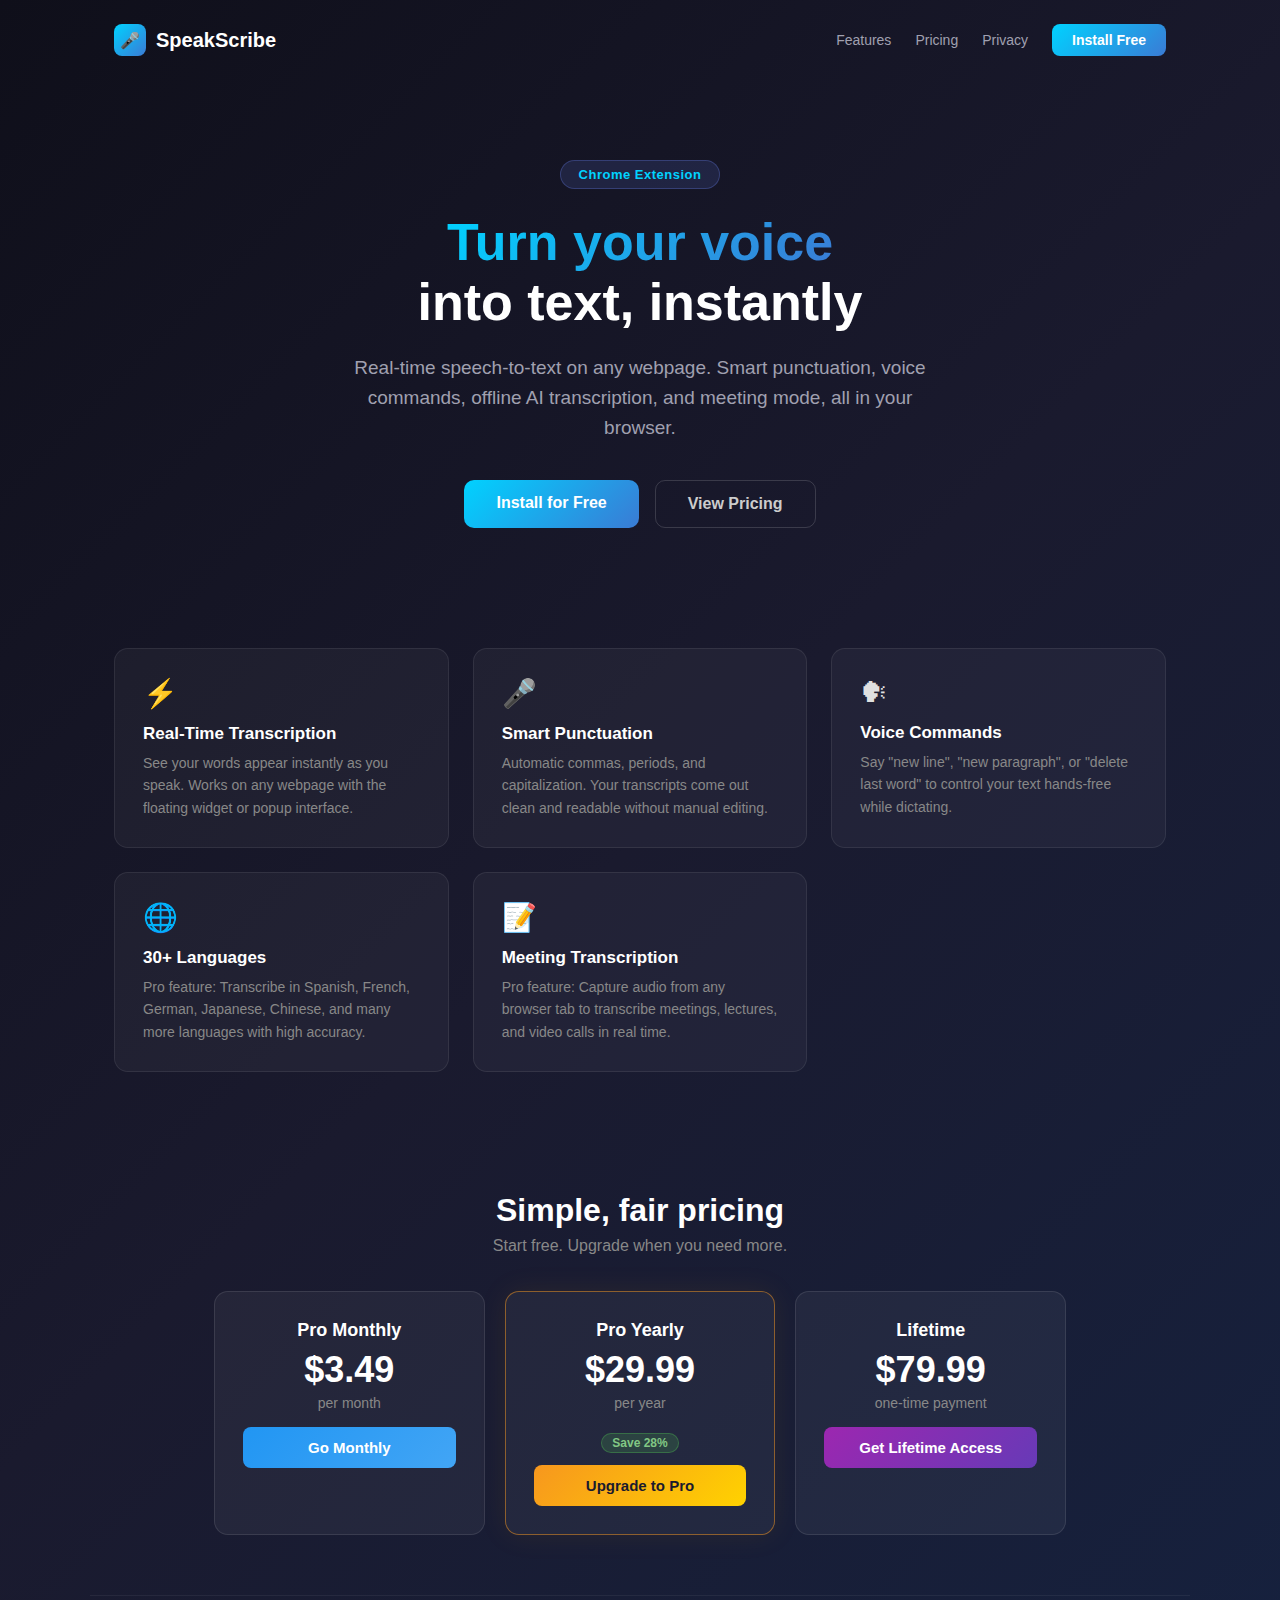
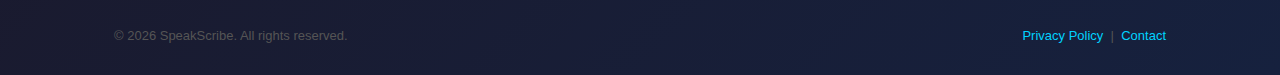
<file: docs/index.html>
<!DOCTYPE html>
<html lang="en">
<head>
  <meta charset="UTF-8">
  <meta name="viewport" content="width=device-width, initial-scale=1.0">
  <title>SpeakScribe - Live Speech to Text Chrome Extension</title>
  <style>
    * { margin: 0; padding: 0; box-sizing: border-box; }
    body {
      font-family: -apple-system, BlinkMacSystemFont, 'Segoe UI', Roboto, sans-serif;
      background: linear-gradient(135deg, #0f0f1a 0%, #1a1a2e 50%, #16213e 100%);
      color: #e0e0e0;
      min-height: 100vh;
    }

    /* Nav */
    nav {
      display: flex;
      justify-content: space-between;
      align-items: center;
      max-width: 1100px;
      margin: 0 auto;
      padding: 24px;
    }
    .nav-brand {
      display: flex;
      align-items: center;
      gap: 10px;
      font-size: 20px;
      font-weight: 700;
      color: #fff;
      text-decoration: none;
    }
    .nav-brand .logo {
      width: 32px; height: 32px;
      background: linear-gradient(135deg, #00d2ff 0%, #3a7bd5 100%);
      border-radius: 8px;
      display: flex; align-items: center; justify-content: center;
      font-size: 16px;
    }
    .nav-links { display: flex; gap: 24px; align-items: center; }
    .nav-links a {
      color: #a0a0b0;
      text-decoration: none;
      font-size: 14px;
      transition: color 0.2s;
    }
    .nav-links a:hover { color: #fff; }
    .nav-cta {
      padding: 8px 20px;
      background: linear-gradient(135deg, #00d2ff 0%, #3a7bd5 100%);
      border-radius: 8px;
      color: #fff !important;
      font-weight: 600;
      font-size: 14px !important;
    }
    .nav-cta:hover { opacity: 0.9; }

    /* Hero */
    .hero {
      max-width: 1100px;
      margin: 0 auto;
      padding: 80px 24px 60px;
      text-align: center;
    }
    .hero-badge {
      display: inline-block;
      background: rgba(102, 126, 234, 0.15);
      border: 1px solid rgba(102, 126, 234, 0.3);
      color: #00d2ff;
      padding: 6px 18px;
      border-radius: 24px;
      font-size: 13px;
      font-weight: 600;
      margin-bottom: 24px;
      letter-spacing: 0.5px;
    }
    .hero h1 {
      font-size: 52px;
      font-weight: 800;
      color: #fff;
      line-height: 1.15;
      margin-bottom: 20px;
    }
    .hero h1 .gradient {
      background: linear-gradient(135deg, #00d2ff, #3a7bd5);
      -webkit-background-clip: text;
      -webkit-text-fill-color: transparent;
    }
    .hero p {
      font-size: 19px;
      color: #a0a0b0;
      max-width: 600px;
      margin: 0 auto 36px;
      line-height: 1.6;
    }
    .hero-buttons {
      display: flex;
      justify-content: center;
      gap: 16px;
      flex-wrap: wrap;
    }
    .btn-primary {
      display: inline-block;
      padding: 14px 32px;
      background: linear-gradient(135deg, #00d2ff 0%, #3a7bd5 100%);
      color: #fff;
      font-size: 16px;
      font-weight: 700;
      border-radius: 10px;
      text-decoration: none;
      transition: all 0.2s;
    }
    .btn-primary:hover { opacity: 0.9; transform: translateY(-1px); }
    .btn-secondary {
      display: inline-block;
      padding: 14px 32px;
      border: 1px solid rgba(255,255,255,0.15);
      color: #ccc;
      font-size: 16px;
      font-weight: 600;
      border-radius: 10px;
      text-decoration: none;
      transition: all 0.2s;
    }
    .btn-secondary:hover { border-color: rgba(255,255,255,0.3); color: #fff; }

    /* Features */
    .features {
      max-width: 1100px;
      margin: 0 auto;
      padding: 60px 24px;
      display: grid;
      grid-template-columns: repeat(3, 1fr);
      gap: 24px;
    }
    @media (max-width: 768px) {
      .features { grid-template-columns: 1fr; }
      .hero h1 { font-size: 36px; }
    }
    .feature-card {
      background: rgba(255, 255, 255, 0.04);
      border: 1px solid rgba(255, 255, 255, 0.08);
      border-radius: 14px;
      padding: 28px;
    }
    .feature-card .icon {
      font-size: 28px;
      margin-bottom: 14px;
    }
    .feature-card h3 {
      font-size: 17px;
      color: #fff;
      margin-bottom: 8px;
    }
    .feature-card p {
      font-size: 14px;
      color: #888;
      line-height: 1.6;
    }

    /* Pricing */
    .pricing {
      max-width: 900px;
      margin: 0 auto;
      padding: 60px 24px;
      text-align: center;
    }
    .pricing h2 {
      font-size: 32px;
      color: #fff;
      margin-bottom: 8px;
    }
    .pricing .subtitle {
      font-size: 16px;
      color: #888;
      margin-bottom: 36px;
    }
    .pricing-grid {
      display: grid;
      grid-template-columns: repeat(3, 1fr);
      gap: 20px;
    }
    @media (max-width: 768px) {
      .pricing-grid { grid-template-columns: 1fr; }
    }
    .price-card {
      background: rgba(255, 255, 255, 0.05);
      border: 1px solid rgba(255, 255, 255, 0.1);
      border-radius: 14px;
      padding: 28px;
    }
    .price-card.featured {
      border-color: rgba(247, 151, 30, 0.5);
      box-shadow: 0 0 30px rgba(247, 151, 30, 0.08);
    }
    .price-card h3 {
      font-size: 18px;
      color: #fff;
      margin-bottom: 4px;
    }
    .price-card .price {
      font-size: 36px;
      font-weight: 800;
      color: #fff;
      margin: 8px 0 4px;
    }
    .price-card .period {
      font-size: 14px;
      color: #888;
      margin-bottom: 16px;
    }
    .price-card .price-btn {
      display: block;
      padding: 12px;
      border-radius: 8px;
      text-decoration: none;
      font-weight: 700;
      font-size: 15px;
      transition: all 0.2s;
    }
    .price-btn-monthly { background: linear-gradient(135deg, #2196f3, #42a5f5); color: #fff; }
    .price-btn-yearly { background: linear-gradient(135deg, #f7971e, #ffd200); color: #1a1a2e; }
    .price-btn-lifetime { background: linear-gradient(135deg, #9c27b0, #673ab7); color: #fff; }
    .price-card .price-btn:hover { opacity: 0.9; }
    .savings {
      display: inline-block;
      margin-top: 6px;
      padding: 2px 10px;
      font-size: 12px;
      font-weight: 700;
      background: rgba(76, 175, 80, 0.2);
      border: 1px solid rgba(76, 175, 80, 0.4);
      border-radius: 12px;
      color: #81c784;
    }

    /* Footer */
    footer {
      max-width: 1100px;
      margin: 0 auto;
      padding: 32px 24px;
      border-top: 1px solid rgba(255, 255, 255, 0.06);
      display: flex;
      justify-content: space-between;
      align-items: center;
      font-size: 13px;
      color: #555;
    }
    footer a { color: #00d2ff; text-decoration: none; }
    footer a:hover { text-decoration: underline; }
  </style>
</head>
<body>

  <nav>
    <a href="index.html" class="nav-brand">
      <div class="logo">&#127908;</div>
      SpeakScribe
    </a>
    <div class="nav-links">
      <a href="#features">Features</a>
      <a href="#pricing">Pricing</a>
      <a href="privacy.html">Privacy</a>
      <a href="#install" class="nav-cta">Install Free</a>
    </div>
  </nav>

  <section class="hero">
    <div class="hero-badge">Chrome Extension</div>
    <h1><span class="gradient">Turn your voice</span><br>into text, instantly</h1>
    <p>Real-time speech-to-text on any webpage. Smart punctuation, voice commands, offline AI transcription, and meeting mode, all in your browser.</p>
    <div class="hero-buttons">
      <a href="#install" class="btn-primary" id="install">Install for Free</a>
      <a href="#pricing" class="btn-secondary">View Pricing</a>
    </div>
  </section>

  <section class="features" id="features">
    <div class="feature-card">
      <div class="icon">&#9889;</div>
      <h3>Real-Time Transcription</h3>
      <p>See your words appear instantly as you speak. Works on any webpage with the floating widget or popup interface.</p>
    </div>
    <div class="feature-card">
      <div class="icon">&#127908;</div>
      <h3>Smart Punctuation</h3>
      <p>Automatic commas, periods, and capitalization. Your transcripts come out clean and readable without manual editing.</p>
    </div>
    <div class="feature-card">
      <div class="icon">&#128483;</div>
      <h3>Voice Commands</h3>
      <p>Say "new line", "new paragraph", or "delete last word" to control your text hands-free while dictating.</p>
    </div>
    <div class="feature-card">
      <div class="icon">&#127760;</div>
      <h3>30+ Languages</h3>
      <p>Pro feature: Transcribe in Spanish, French, German, Japanese, Chinese, and many more languages with high accuracy.</p>
    </div>
    <div class="feature-card">
      <div class="icon">&#128221;</div>
      <h3>Meeting Transcription</h3>
      <p>Pro feature: Capture audio from any browser tab to transcribe meetings, lectures, and video calls in real time.</p>
    </div>
  </section>

  <section class="pricing" id="pricing">
    <h2>Simple, fair pricing</h2>
    <p class="subtitle">Start free. Upgrade when you need more.</p>
    <div class="pricing-grid">
      <div class="price-card">
        <h3>Pro Monthly</h3>
        <div class="price">$3.49</div>
        <div class="period">per month</div>
        <a href="https://speakscribe.lemonsqueezy.com/checkout/buy/caede629-71b8-4439-a967-6b20a0411661" class="price-btn price-btn-monthly">Go Monthly</a>
      </div>
      <div class="price-card featured">
        <h3>Pro Yearly</h3>
        <div class="price">$29.99</div>
        <div class="period">per year</div>
        <div class="savings">Save 28%</div>
        <a href="https://speakscribe.lemonsqueezy.com/checkout/buy/6800dbe9-ff67-4f18-a9df-76d74048ae7d" class="price-btn price-btn-yearly" style="margin-top:12px;">Upgrade to Pro</a>
      </div>
      <div class="price-card">
        <h3>Lifetime</h3>
        <div class="price">$79.99</div>
        <div class="period">one-time payment</div>
        <a href="https://speakscribe.lemonsqueezy.com/checkout/buy/a1d8e1ff-2b0e-4294-86a8-1507619f804e" class="price-btn price-btn-lifetime">Get Lifetime Access</a>
      </div>
    </div>
  </section>

  <footer>
    <span>&copy; 2026 SpeakScribe. All rights reserved.</span>
    <div>
      <a href="privacy.html">Privacy Policy</a> &nbsp;|&nbsp;
      <a href="mailto:bertrandmbanwi@gmail.com">Contact</a>
    </div>
  </footer>

</body>
</html>
</file>
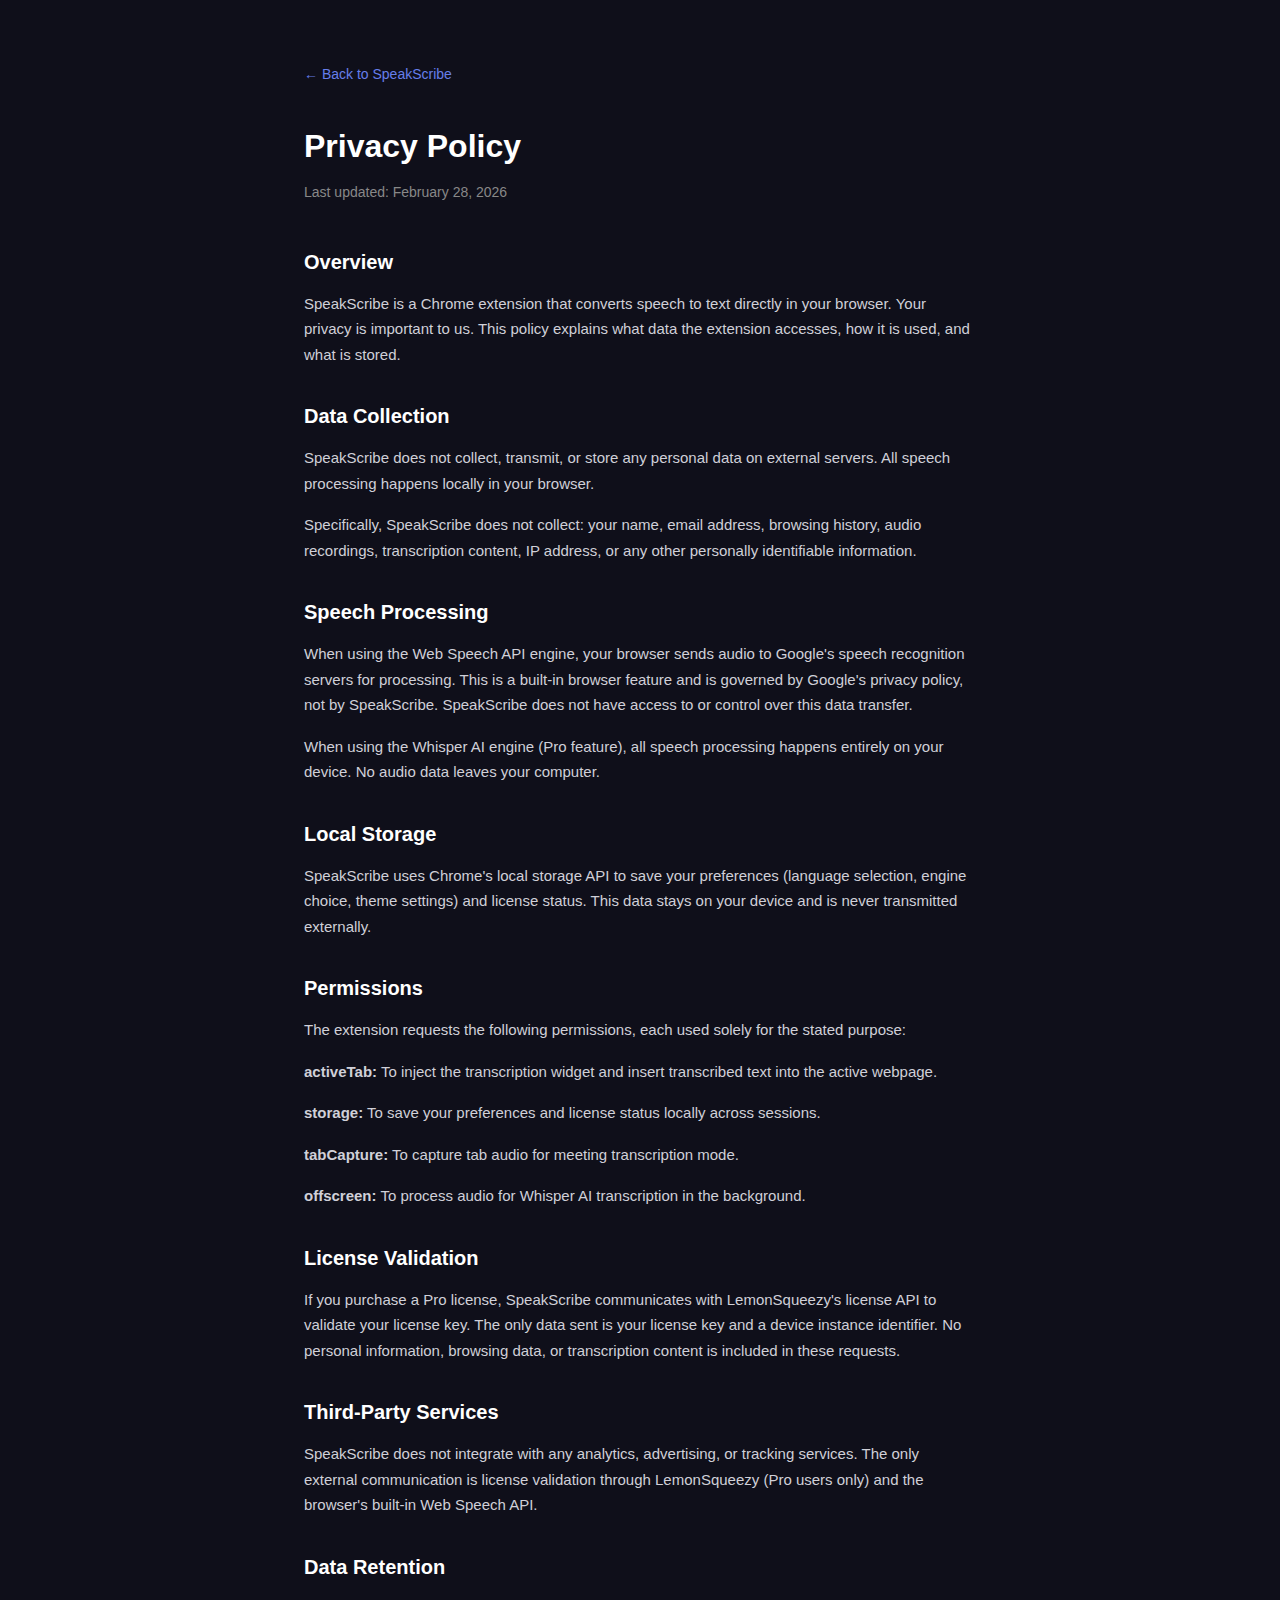
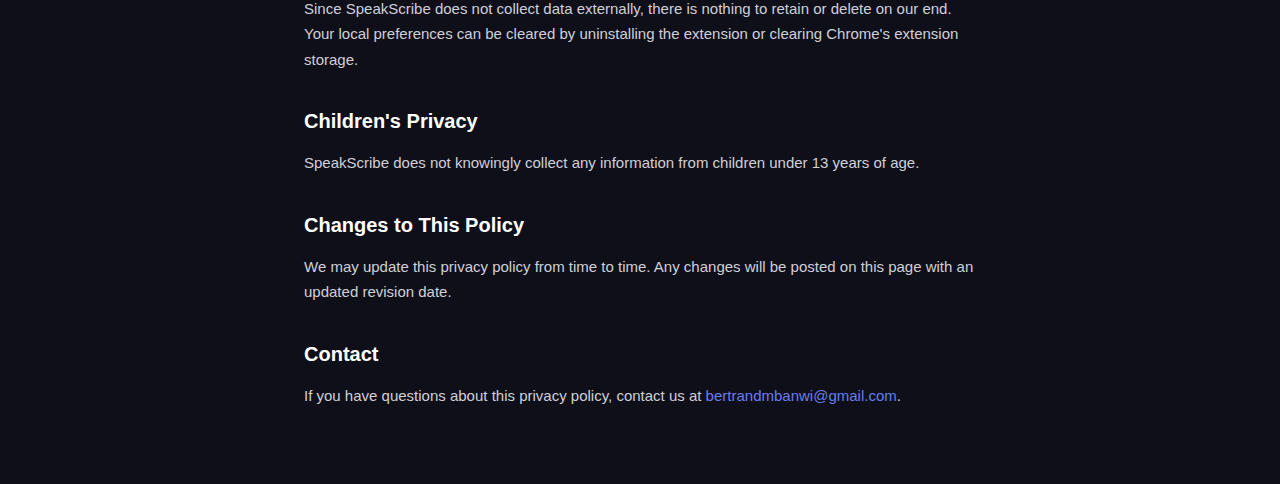
<file: docs/privacy.html>
<!DOCTYPE html>
<html lang="en">
<head>
  <meta charset="UTF-8">
  <meta name="viewport" content="width=device-width, initial-scale=1.0">
  <title>Privacy Policy - SpeakScribe</title>
  <style>
    * { margin: 0; padding: 0; box-sizing: border-box; }
    body {
      font-family: -apple-system, BlinkMacSystemFont, 'Segoe UI', Roboto, sans-serif;
      background: #0f0f1a;
      color: #d0d0d8;
      line-height: 1.7;
    }
    .container {
      max-width: 720px;
      margin: 0 auto;
      padding: 60px 24px;
    }
    h1 {
      font-size: 32px;
      font-weight: 700;
      color: #fff;
      margin-bottom: 8px;
    }
    .last-updated {
      font-size: 14px;
      color: #888;
      margin-bottom: 40px;
    }
    h2 {
      font-size: 20px;
      font-weight: 600;
      color: #fff;
      margin-top: 32px;
      margin-bottom: 12px;
    }
    p {
      margin-bottom: 16px;
      font-size: 15px;
    }
    a {
      color: #667eea;
      text-decoration: none;
    }
    a:hover {
      text-decoration: underline;
    }
    .back-link {
      display: inline-block;
      margin-bottom: 32px;
      font-size: 14px;
      color: #667eea;
    }
  </style>
</head>
<body>
  <div class="container">
    <a href="index.html" class="back-link">&larr; Back to SpeakScribe</a>
    <h1>Privacy Policy</h1>
    <p class="last-updated">Last updated: February 28, 2026</p>

    <h2>Overview</h2>
    <p>SpeakScribe is a Chrome extension that converts speech to text directly in your browser. Your privacy is important to us. This policy explains what data the extension accesses, how it is used, and what is stored.</p>

    <h2>Data Collection</h2>
    <p>SpeakScribe does not collect, transmit, or store any personal data on external servers. All speech processing happens locally in your browser.</p>
    <p>Specifically, SpeakScribe does not collect: your name, email address, browsing history, audio recordings, transcription content, IP address, or any other personally identifiable information.</p>

    <h2>Speech Processing</h2>
    <p>When using the Web Speech API engine, your browser sends audio to Google's speech recognition servers for processing. This is a built-in browser feature and is governed by Google's privacy policy, not by SpeakScribe. SpeakScribe does not have access to or control over this data transfer.</p>
    <p>When using the Whisper AI engine (Pro feature), all speech processing happens entirely on your device. No audio data leaves your computer.</p>

    <h2>Local Storage</h2>
    <p>SpeakScribe uses Chrome's local storage API to save your preferences (language selection, engine choice, theme settings) and license status. This data stays on your device and is never transmitted externally.</p>

    <h2>Permissions</h2>
    <p>The extension requests the following permissions, each used solely for the stated purpose:</p>
    <p><strong>activeTab:</strong> To inject the transcription widget and insert transcribed text into the active webpage.</p>
    <p><strong>storage:</strong> To save your preferences and license status locally across sessions.</p>
    <p><strong>tabCapture:</strong> To capture tab audio for meeting transcription mode.</p>
    <p><strong>offscreen:</strong> To process audio for Whisper AI transcription in the background.</p>

    <h2>License Validation</h2>
    <p>If you purchase a Pro license, SpeakScribe communicates with LemonSqueezy's license API to validate your license key. The only data sent is your license key and a device instance identifier. No personal information, browsing data, or transcription content is included in these requests.</p>

    <h2>Third-Party Services</h2>
    <p>SpeakScribe does not integrate with any analytics, advertising, or tracking services. The only external communication is license validation through LemonSqueezy (Pro users only) and the browser's built-in Web Speech API.</p>

    <h2>Data Retention</h2>
    <p>Since SpeakScribe does not collect data externally, there is nothing to retain or delete on our end. Your local preferences can be cleared by uninstalling the extension or clearing Chrome's extension storage.</p>

    <h2>Children's Privacy</h2>
    <p>SpeakScribe does not knowingly collect any information from children under 13 years of age.</p>

    <h2>Changes to This Policy</h2>
    <p>We may update this privacy policy from time to time. Any changes will be posted on this page with an updated revision date.</p>

    <h2>Contact</h2>
    <p>If you have questions about this privacy policy, contact us at <a href="mailto:bertrandmbanwi@gmail.com">bertrandmbanwi@gmail.com</a>.</p>
  </div>
</body>
</html>
</file>
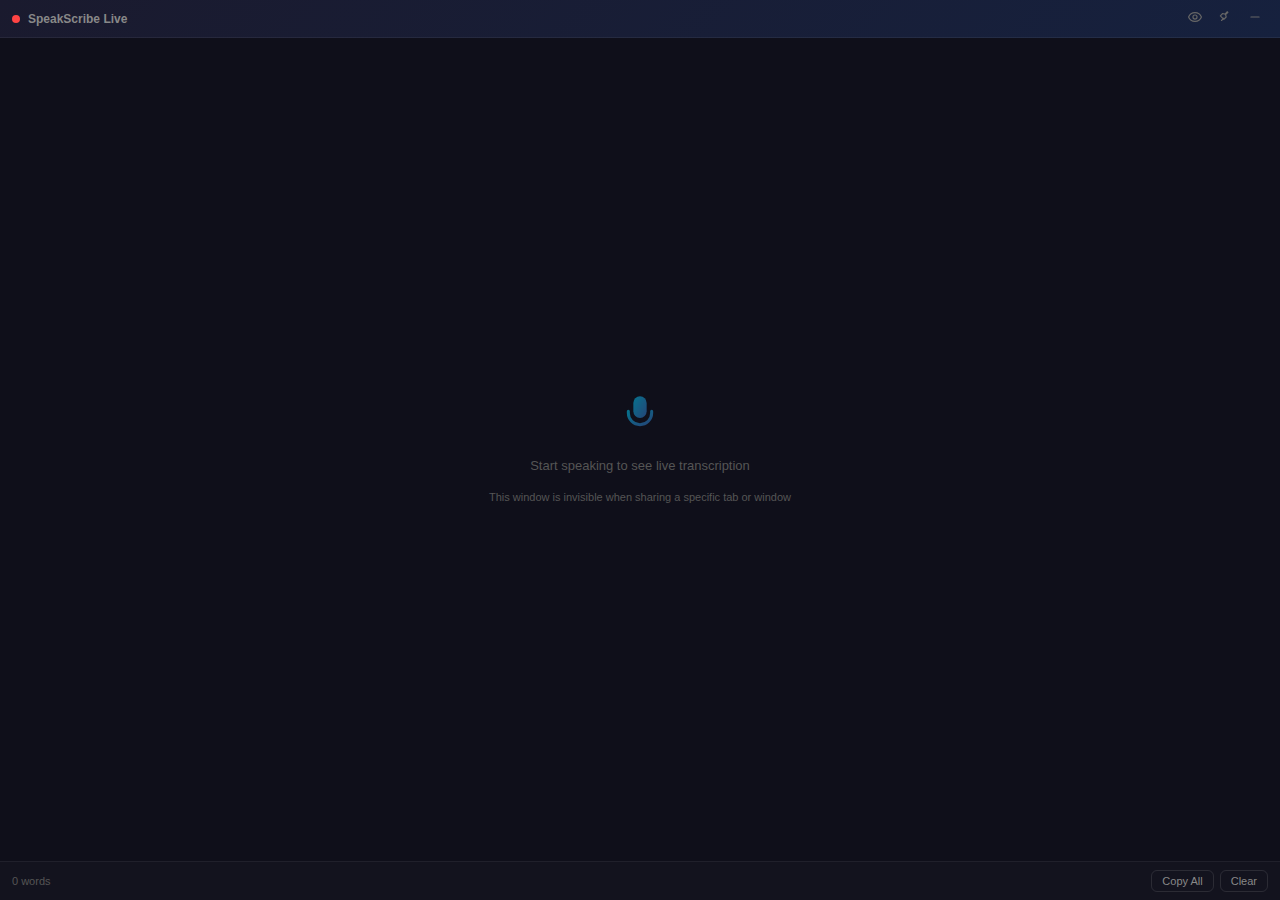
<file: pages/floating.html>
<!DOCTYPE html>
<html lang="en">
<head>
  <meta charset="UTF-8">
  <meta name="viewport" content="width=device-width, initial-scale=1.0">
  <title>SpeakScribe - Live Transcript</title>
  <link rel="stylesheet" href="../css/floating.css">
</head>
<body>
  
  <div class="titlebar">
    <div class="titlebar-left">
      <div class="titlebar-dot" id="statusDot"></div>
      <span class="titlebar-title">SpeakScribe Live</span>
    </div>
    <div class="titlebar-controls">
      <button class="titlebar-btn" id="opacityBtn" title="Toggle opacity">
        <svg width="14" height="14" viewBox="0 0 24 24" fill="none" xmlns="http://www.w3.org/2000/svg">
          <path d="M12 4.5C7 4.5 2.7 7.6 1 12c1.7 4.4 6 7.5 11 7.5s9.3-3.1 11-7.5c-1.7-4.4-6-7.5-11-7.5z" stroke="currentColor" stroke-width="2" fill="none"/>
          <circle cx="12" cy="12" r="3.5" stroke="currentColor" stroke-width="2" fill="none"/>
        </svg>
      </button>
      <button class="titlebar-btn" id="pinBtn" title="Always on top">
        <svg width="14" height="14" viewBox="0 0 24 24" fill="none" xmlns="http://www.w3.org/2000/svg">
          <path d="M16 3l-4 4-4-1-4 4 6 6 4-4-1-4 4-4-1-1z" stroke="currentColor" stroke-width="2" stroke-linejoin="round" fill="none"/>
          <line x1="6" y1="18" x2="10" y2="14" stroke="currentColor" stroke-width="2" stroke-linecap="round"/>
        </svg>
      </button>
      <button class="titlebar-btn" id="minimizeBtn" title="Minimize">
        <svg width="14" height="14" viewBox="0 0 24 24" fill="none" xmlns="http://www.w3.org/2000/svg">
          <line x1="5" y1="12" x2="19" y2="12" stroke="currentColor" stroke-width="2" stroke-linecap="round"/>
        </svg>
      </button>
    </div>
  </div>

  
  <div class="transcript-area" id="transcriptArea">
    <div class="empty-state" id="emptyState">
      <div class="icon">
        <svg width="40" height="40" viewBox="0 0 24 24" fill="none" xmlns="http://www.w3.org/2000/svg">
          <defs><linearGradient id="teal" x1="0%" y1="0%" x2="100%" y2="100%"><stop offset="0%" stop-color="#00d2ff"/><stop offset="100%" stop-color="#3a7bd5"/></linearGradient></defs>
          <rect x="8" y="2" width="8" height="13" rx="4" fill="url(#teal)"/>
          <path d="M5 11v1a7 7 0 0 0 14 0v-1" stroke="url(#teal)" stroke-width="1.8" stroke-linecap="round"/>
          <line x1="12" y1="19" x2="12" y2="22" stroke="url(#teal)" stroke-width="1.8" stroke-linecap="round"/>
          <line x1="9" y1="22" x2="15" y2="22" stroke="url(#teal)" stroke-width="1.8" stroke-linecap="round"/>
        </svg>
      </div>
      <div>Start speaking to see live transcription</div>
      <div style="font-size: 11px; margin-top: 4px;">This window is invisible when sharing a specific tab or window</div>
    </div>
  </div>

  
  <div class="bottom-bar">
    <div class="word-count" id="wordCount">0 words</div>
    <div class="bottom-actions">
      <button class="bottom-btn" id="copyAllBtn">Copy All</button>
      <button class="bottom-btn" id="clearAllBtn">Clear</button>
    </div>
  </div>

  <script src="../js/floating.js"></script>
</body>
</html>
</file>
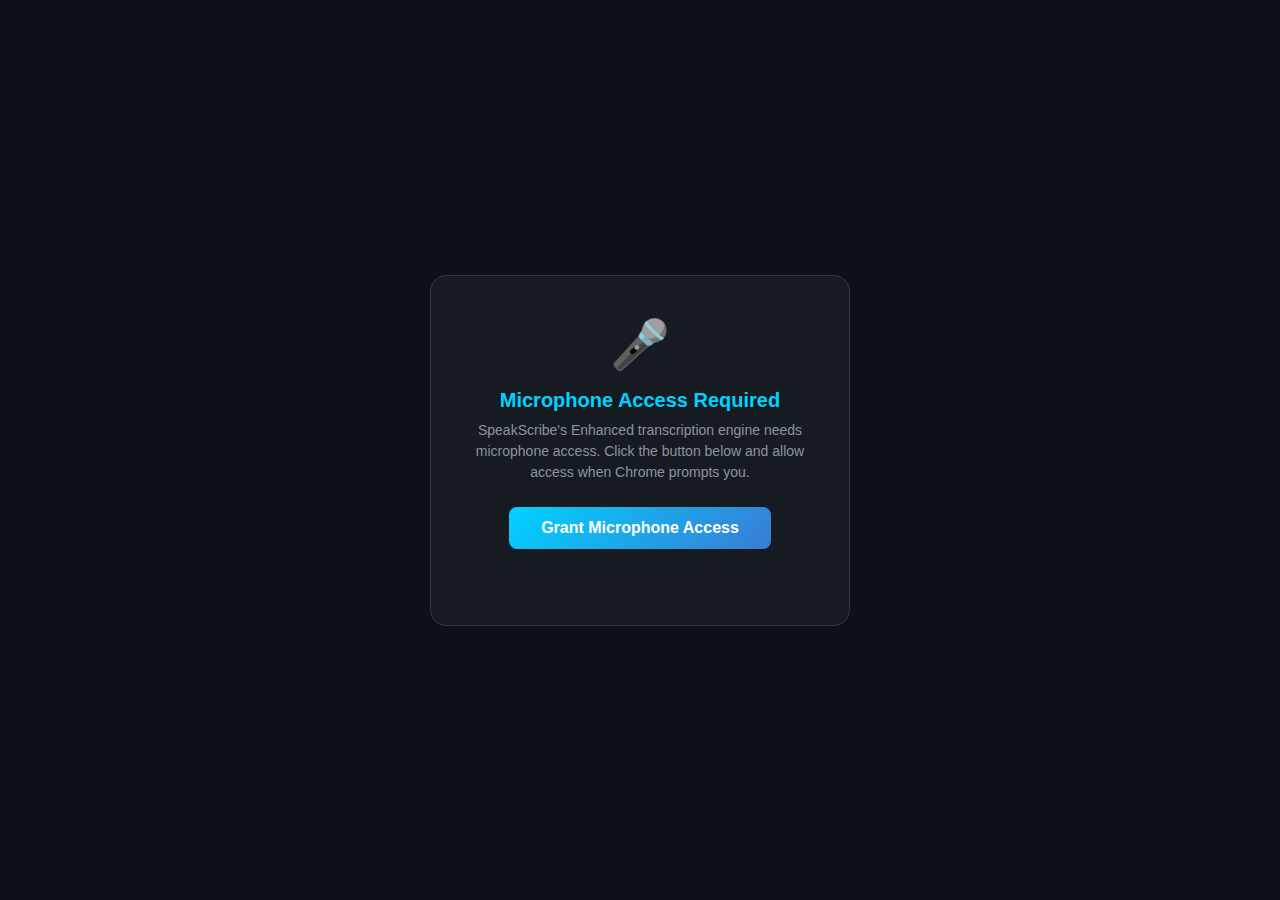
<file: pages/mic-permission.html>
<!DOCTYPE html>
<html lang="en">
<head>
  <meta charset="UTF-8">
  <title>SpeakScribe - Grant Microphone Access</title>
  <style>
    * { margin: 0; padding: 0; box-sizing: border-box; }
    body {
      font-family: -apple-system, BlinkMacSystemFont, 'Segoe UI', Roboto, sans-serif;
      background: #0d1117;
      color: #e6edf3;
      display: flex;
      justify-content: center;
      align-items: center;
      height: 100vh;
    }
    .container {
      text-align: center;
      max-width: 420px;
      padding: 40px;
      background: #161b22;
      border-radius: 16px;
      border: 1px solid #30363d;
    }
    .icon { font-size: 48px; margin-bottom: 16px; }
    h1 { font-size: 20px; margin-bottom: 8px; color: #00d2ff; }
    p { font-size: 14px; color: #8b949e; margin-bottom: 24px; line-height: 1.5; }
    .btn {
      background: linear-gradient(135deg, #00d2ff, #3a7bd5);
      color: #fff;
      border: none;
      padding: 12px 32px;
      border-radius: 8px;
      font-size: 16px;
      font-weight: 600;
      cursor: pointer;
      transition: opacity 0.2s;
    }
    .btn:hover { opacity: 0.9; }
    .btn:disabled { opacity: 0.5; cursor: not-allowed; }
    .status {
      margin-top: 16px;
      font-size: 13px;
      color: #8b949e;
      min-height: 20px;
    }
    .status.success { color: #3fb950; }
    .status.error { color: #f85149; }
  </style>
</head>
<body>
  <div class="container">
    <div class="icon">&#127908;</div>
    <h1>Microphone Access Required</h1>
    <p>SpeakScribe's Enhanced transcription engine needs microphone access. Click the button below and allow access when Chrome prompts you.</p>
    <button class="btn" id="grantBtn">Grant Microphone Access</button>
    <div class="status" id="status"></div>
  </div>
  <script src="../js/mic-permission.js"></script>
</body>
</html>
</file>
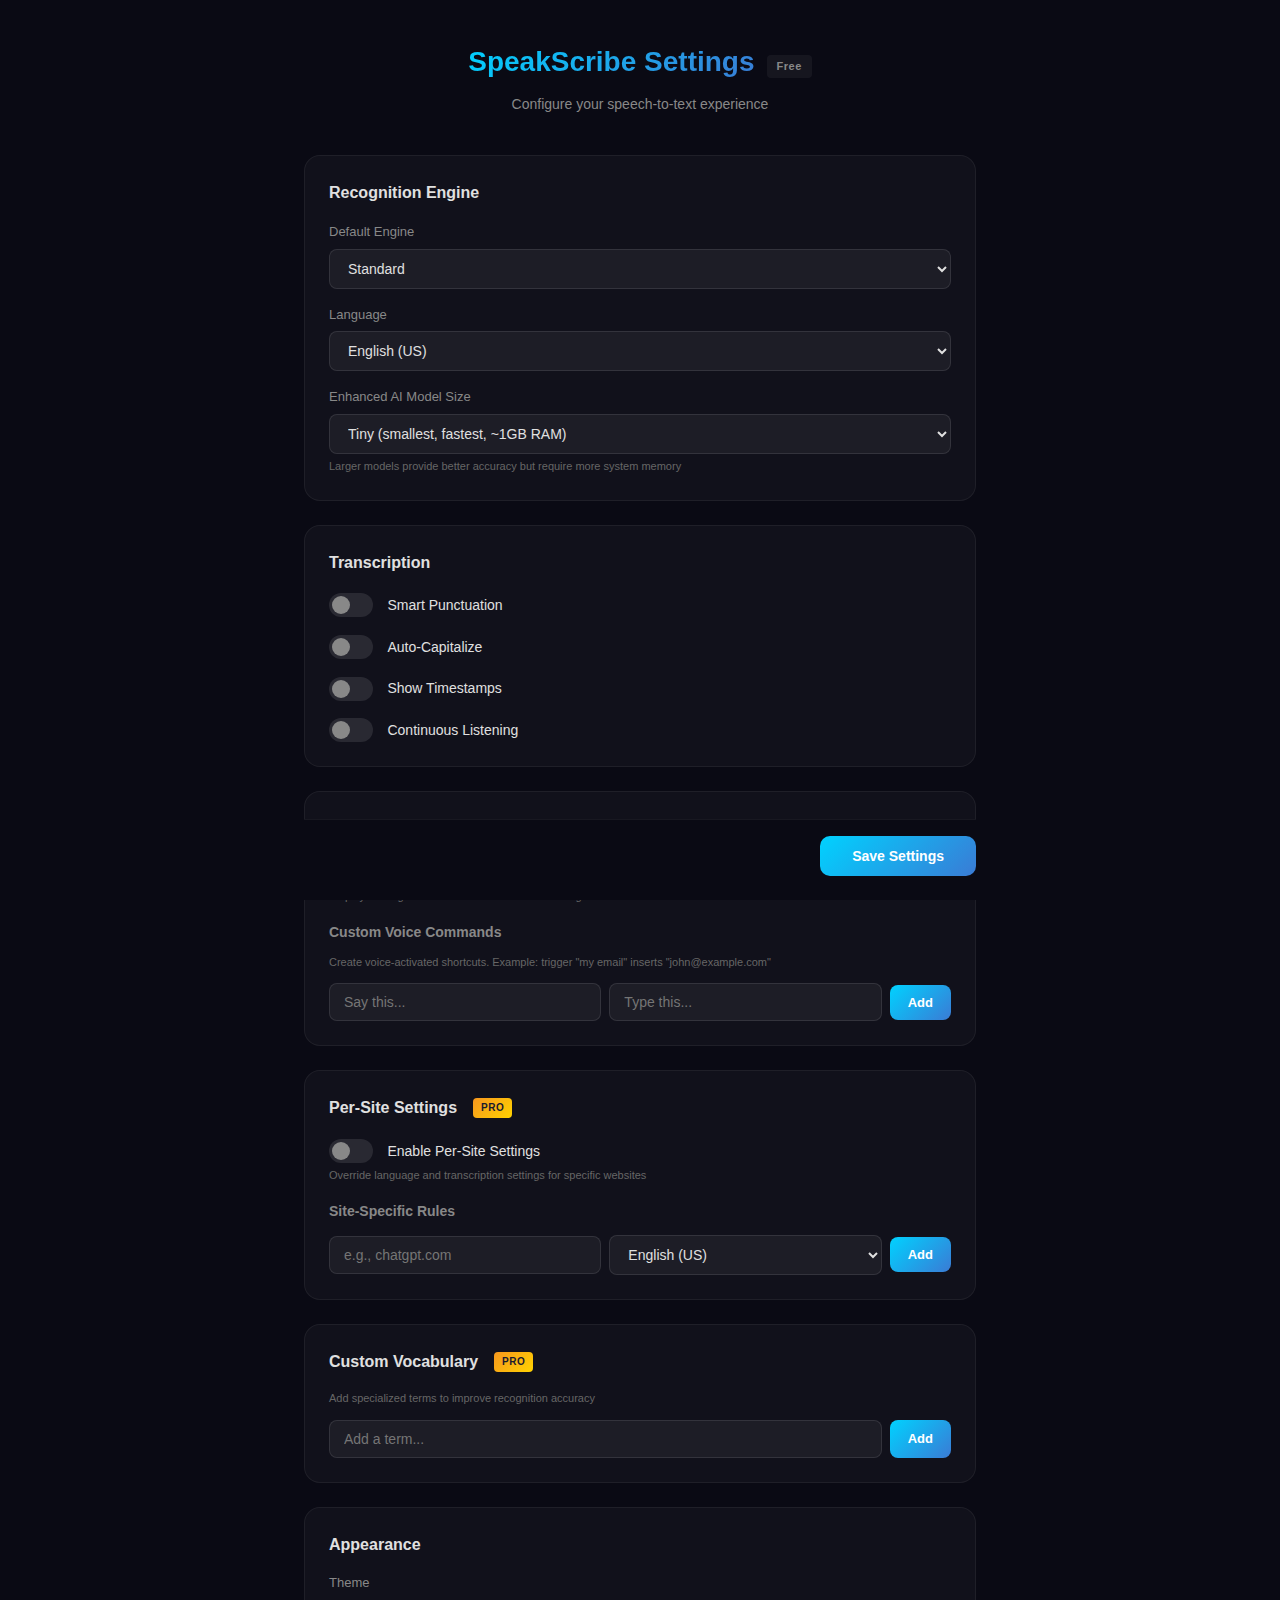
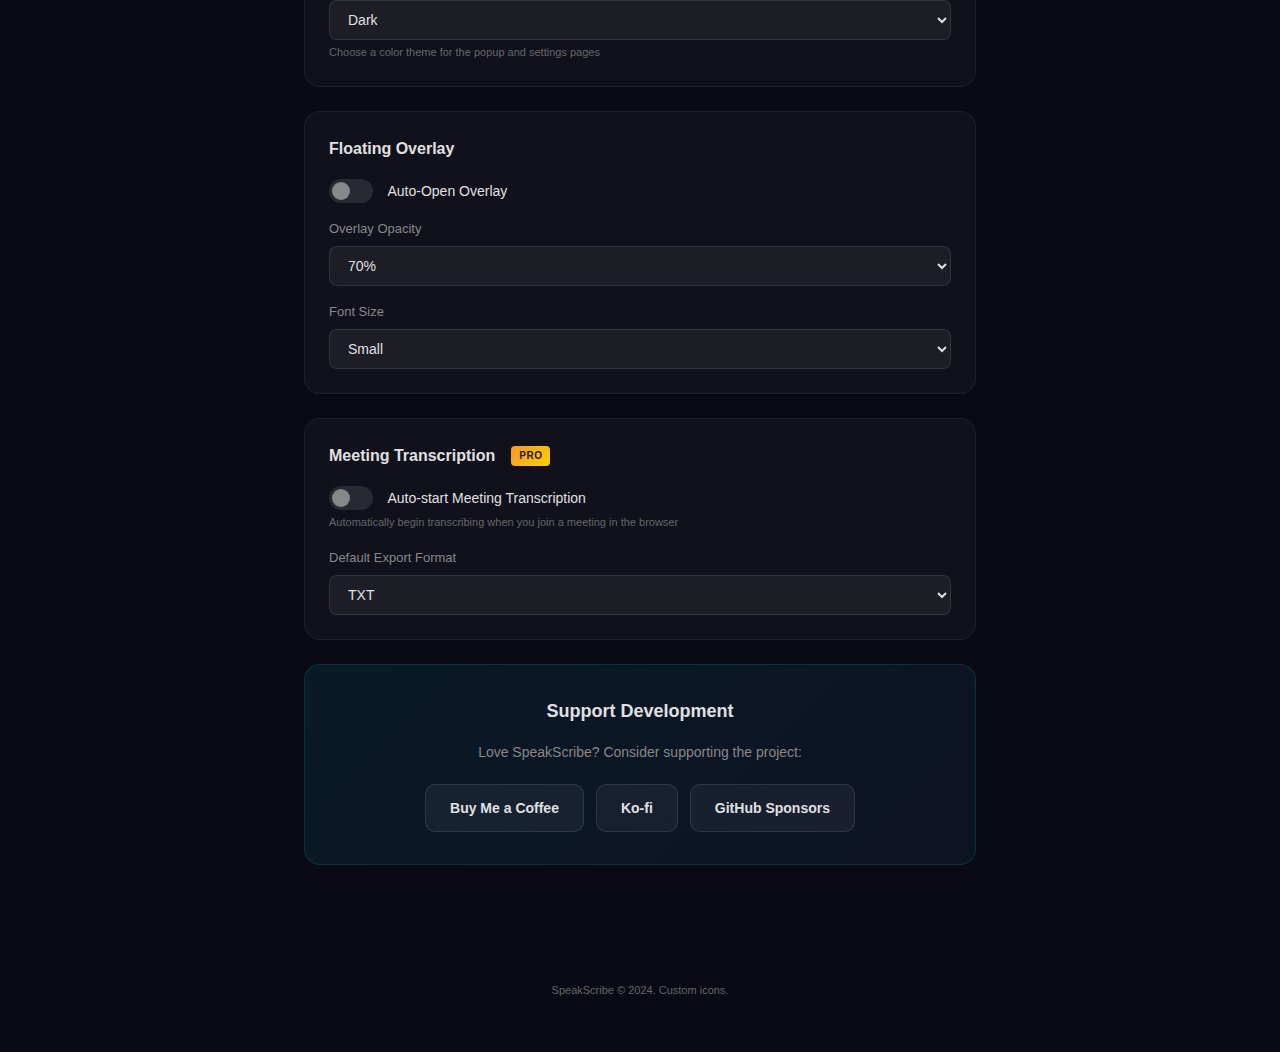
<file: pages/options.html>
<!DOCTYPE html>
<html lang="en">
<head>
    <meta charset="UTF-8">
    <meta name="viewport" content="width=device-width, initial-scale=1.0">
    <title>SpeakScribe Settings</title>
    <link rel="stylesheet" href="../css/options.css">
</head>
<body>
    <div class="options-container">
        
        <header class="options-header">
            <div class="header-top-row">
                <h1>SpeakScribe Settings</h1>
                <div id="optionsLicenseBadge" class="options-license-badge">Free</div>
            </div>
            <p class="header-subtitle">Configure your speech-to-text experience</p>
            <div id="optionsUpgradeBar" class="options-upgrade-bar" style="display:none;">
                <span class="upgrade-msg">Unlock all features with SpeakScribe Pro</span>
                <button id="optionsUpgradeBtn" class="options-upgrade-btn">Upgrade</button>
            </div>
        </header>

        
        <section class="settings-section">
            <h2>Recognition Engine</h2>
            <div class="setting-group">
                <label for="defaultEngine">Default Engine</label>
                <select id="defaultEngine">
                    <option value="web-speech">Standard</option>
                    <option value="whisper">Enhanced AI (Pro)</option>
                </select>
            </div>

            <div class="setting-group">
                <label for="language">Language</label>
                <select id="language">
                    <option value="en-US">English (US)</option>
                    <option value="en-GB">English (UK)</option>
                    <option value="en-AU">English (Australia)</option>
                    <option value="en-IN">English (India)</option>
                    <option value="en-NZ">English (New Zealand)</option>
                    <option value="es-ES">Spanish (Spain)</option>
                    <option value="es-MX">Spanish (Mexico)</option>
                    <option value="es-AR">Spanish (Argentina)</option>
                    <option value="fr-FR">French (France)</option>
                    <option value="fr-CA">French (Canada)</option>
                    <option value="de-DE">German</option>
                    <option value="it-IT">Italian</option>
                    <option value="pt-BR">Portuguese (Brazil)</option>
                    <option value="pt-PT">Portuguese (Portugal)</option>
                    <option value="ja-JP">Japanese</option>
                    <option value="ko-KR">Korean</option>
                    <option value="zh-CN">Chinese (Simplified)</option>
                    <option value="zh-TW">Chinese (Traditional)</option>
                    <option value="hi-IN">Hindi</option>
                    <option value="ar-SA">Arabic</option>
                    <option value="ru-RU">Russian</option>
                    <option value="nl-NL">Dutch</option>
                    <option value="sv-SE">Swedish</option>
                    <option value="pl-PL">Polish</option>
                    <option value="da-DK">Danish</option>
                    <option value="fi-FI">Finnish</option>
                    <option value="no-NO">Norwegian</option>
                    <option value="tr-TR">Turkish</option>
                    <option value="th-TH">Thai</option>
                    <option value="vi-VN">Vietnamese</option>
                    <option value="id-ID">Indonesian</option>
                    <option value="ms-MY">Malay</option>
                    <option value="uk-UA">Ukrainian</option>
                    <option value="cs-CZ">Czech</option>
                    <option value="ro-RO">Romanian</option>
                    <option value="hu-HU">Hungarian</option>
                    <option value="el-GR">Greek</option>
                    <option value="he-IL">Hebrew</option>
                    <option value="bg-BG">Bulgarian</option>
                    <option value="ca-ES">Catalan</option>
                </select>
            </div>

            <div class="setting-group">
                <label for="whisperModelSize">Enhanced AI Model Size</label>
                <select id="whisperModelSize">
                    <option value="tiny">Tiny (smallest, fastest, ~1GB RAM)</option>
                    <option value="base">Base (balanced, ~2GB RAM)</option>
                    <option value="small">Small (best quality, ~4GB RAM)</option>
                </select>
                <p class="setting-hint">Larger models provide better accuracy but require more system memory</p>
            </div>
        </section>

        
        <section class="settings-section">
            <h2>Transcription</h2>

            <div class="setting-group">
                <label class="toggle-switch">
                    <input type="checkbox" id="smartPunctuation">
                    <span class="toggle-slider"></span>
                </label>
                <label for="smartPunctuation" class="toggle-label">Smart Punctuation</label>
            </div>

            <div class="setting-group">
                <label class="toggle-switch">
                    <input type="checkbox" id="autoCapitalize">
                    <span class="toggle-slider"></span>
                </label>
                <label for="autoCapitalize" class="toggle-label">Auto-Capitalize</label>
            </div>

            <div class="setting-group">
                <label class="toggle-switch">
                    <input type="checkbox" id="showTimestamps">
                    <span class="toggle-slider"></span>
                </label>
                <label for="showTimestamps" class="toggle-label">Show Timestamps</label>
            </div>

            <div class="setting-group">
                <label class="toggle-switch">
                    <input type="checkbox" id="continuousListening">
                    <span class="toggle-slider"></span>
                </label>
                <label for="continuousListening" class="toggle-label">Continuous Listening</label>
            </div>
        </section>

        
        <section class="settings-section">
            <h2>Voice Commands <span class="pro-tag" data-pro="customVoiceCommands">PRO</span></h2>

            <div class="setting-group">
                <label class="toggle-switch">
                    <input type="checkbox" id="showCommandPalette">
                    <span class="toggle-slider"></span>
                </label>
                <label for="showCommandPalette" class="toggle-label">Show Command Palette</label>
                <p class="setting-hint">Display floating command reference while recording</p>
            </div>

            <div class="setting-group">
                <h3>Custom Voice Commands</h3>
                <p class="setting-hint">Create voice-activated shortcuts. Example: trigger "my email" inserts "john@example.com"</p>

                <div id="commandsContainer" class="commands-container"></div>

                <div class="command-input-row">
                    <input type="text" id="cmdTrigger" placeholder="Say this..." class="command-input">
                    <input type="text" id="cmdAction" placeholder="Type this..." class="command-input">
                    <button id="cmdAddBtn" class="btn btn-primary">Add</button>
                </div>
            </div>
        </section>

        
        <section class="settings-section">
            <h2>Per-Site Settings <span class="pro-tag" data-pro="perSiteSettings">PRO</span></h2>

            <div class="setting-group">
                <label class="toggle-switch">
                    <input type="checkbox" id="perSiteEnabled">
                    <span class="toggle-slider"></span>
                </label>
                <label for="perSiteEnabled" class="toggle-label">Enable Per-Site Settings</label>
                <p class="setting-hint">Override language and transcription settings for specific websites</p>
            </div>

            <div class="setting-group">
                <h3>Site-Specific Rules</h3>
                <div id="siteSettingsContainer" class="site-settings-container"></div>

                <div class="site-rule-row">
                    <input type="text" id="siteHostname" placeholder="e.g., chatgpt.com" class="site-input">
                    <select id="siteLanguage" class="site-select">
                        <option value="en-US">English (US)</option>
                        <option value="en-GB">English (UK)</option>
                        <option value="en-AU">English (Australia)</option>
                        <option value="en-IN">English (India)</option>
                        <option value="en-NZ">English (New Zealand)</option>
                        <option value="es-ES">Spanish (Spain)</option>
                        <option value="es-MX">Spanish (Mexico)</option>
                        <option value="es-AR">Spanish (Argentina)</option>
                        <option value="fr-FR">French (France)</option>
                        <option value="fr-CA">French (Canada)</option>
                        <option value="de-DE">German</option>
                        <option value="it-IT">Italian</option>
                        <option value="pt-BR">Portuguese (Brazil)</option>
                        <option value="pt-PT">Portuguese (Portugal)</option>
                        <option value="ja-JP">Japanese</option>
                        <option value="ko-KR">Korean</option>
                        <option value="zh-CN">Chinese (Simplified)</option>
                        <option value="zh-TW">Chinese (Traditional)</option>
                        <option value="hi-IN">Hindi</option>
                        <option value="ar-SA">Arabic</option>
                        <option value="ru-RU">Russian</option>
                        <option value="nl-NL">Dutch</option>
                        <option value="sv-SE">Swedish</option>
                        <option value="pl-PL">Polish</option>
                        <option value="da-DK">Danish</option>
                        <option value="fi-FI">Finnish</option>
                        <option value="no-NO">Norwegian</option>
                        <option value="tr-TR">Turkish</option>
                        <option value="th-TH">Thai</option>
                        <option value="vi-VN">Vietnamese</option>
                        <option value="id-ID">Indonesian</option>
                        <option value="ms-MY">Malay</option>
                        <option value="uk-UA">Ukrainian</option>
                        <option value="cs-CZ">Czech</option>
                        <option value="ro-RO">Romanian</option>
                        <option value="hu-HU">Hungarian</option>
                        <option value="el-GR">Greek</option>
                        <option value="he-IL">Hebrew</option>
                        <option value="bg-BG">Bulgarian</option>
                        <option value="ca-ES">Catalan</option>
                    </select>
                    <button id="siteAddBtn" class="btn btn-primary">Add</button>
                </div>
            </div>
        </section>

        
        <section class="settings-section">
            <h2>Custom Vocabulary <span class="pro-tag" data-pro="customVocabulary">PRO</span></h2>
            <div class="setting-group">
                <p class="setting-hint">Add specialized terms to improve recognition accuracy</p>
                <div id="vocabContainer" class="vocab-container"></div>
                <div class="vocab-input-row">
                    <input type="text" id="vocabInput" placeholder="Add a term..." class="vocab-input">
                    <button id="vocabAddBtn" class="btn btn-primary">Add</button>
                </div>
            </div>
        </section>

        
        <section class="settings-section">
            <h2>Appearance</h2>

            <div class="setting-group">
                <label for="themeMode">Theme</label>
                <select id="themeMode">
                    <option value="dark">Dark</option>
                    <option value="light">Light</option>
                    <option value="system">Follow System</option>
                </select>
                <p class="setting-hint">Choose a color theme for the popup and settings pages</p>
            </div>
        </section>

        <section class="settings-section">
            <h2>Floating Overlay</h2>

            <div class="setting-group">
                <label class="toggle-switch">
                    <input type="checkbox" id="autoOpenOverlay">
                    <span class="toggle-slider"></span>
                </label>
                <label for="autoOpenOverlay" class="toggle-label">Auto-Open Overlay</label>
            </div>

            <div class="setting-group">
                <label for="overlayOpacity">Overlay Opacity</label>
                <select id="overlayOpacity">
                    <option value="0.7">70%</option>
                    <option value="0.8">80%</option>
                    <option value="0.9">90%</option>
                    <option value="1.0">100%</option>
                </select>
            </div>

            <div class="setting-group">
                <label for="fontSize">Font Size</label>
                <select id="fontSize">
                    <option value="small">Small</option>
                    <option value="medium">Medium</option>
                    <option value="large">Large</option>
                </select>
            </div>
        </section>

        
        <section class="settings-section">
            <h2>Meeting Transcription <span class="pro-tag" data-pro="meetingMode">PRO</span></h2>

            <div class="setting-group">
                <label class="toggle-switch">
                    <input type="checkbox" id="meetingAutoTranscribe">
                    <span class="toggle-slider"></span>
                </label>
                <label for="meetingAutoTranscribe" class="toggle-label">Auto-start Meeting Transcription</label>
                <p class="setting-hint">Automatically begin transcribing when you join a meeting in the browser</p>
            </div>

            <div class="setting-group">
                <label for="exportFormat">Default Export Format</label>
                <select id="exportFormat">
                    <option value="txt">TXT</option>
                    <option value="srt">SRT</option>
                    <option value="markdown">Markdown</option>
                    <option value="json">JSON</option>
                </select>
            </div>
        </section>

        
        <section class="settings-section donate-section">
            <h2>Support Development</h2>
            <p>Love SpeakScribe? Consider supporting the project:</p>
            <div class="donate-links">
                <a href="https://buymeacoffee.com/speakscribe" target="_blank" class="btn btn-donate">Buy Me a Coffee</a>
                <a href="https://ko-fi.com/speakscribe" target="_blank" class="btn btn-donate">Ko-fi</a>
                <a href="https://github.com/sponsors/speakscribe" target="_blank" class="btn btn-donate">GitHub Sponsors</a>
            </div>
        </section>

        
        <div class="save-bar">
            <button id="saveBtn" class="btn btn-success">Save Settings</button>
            <div id="saveStatus" class="save-status"></div>
        </div>

        <div class="attribution">
            SpeakScribe &copy; 2024. Custom icons.
        </div>
    </div>

    <script src="../js/license.js"></script>
    <script src="../js/theme.js"></script>
    <script src="../js/options.js"></script>
</body>
</html>
</file>
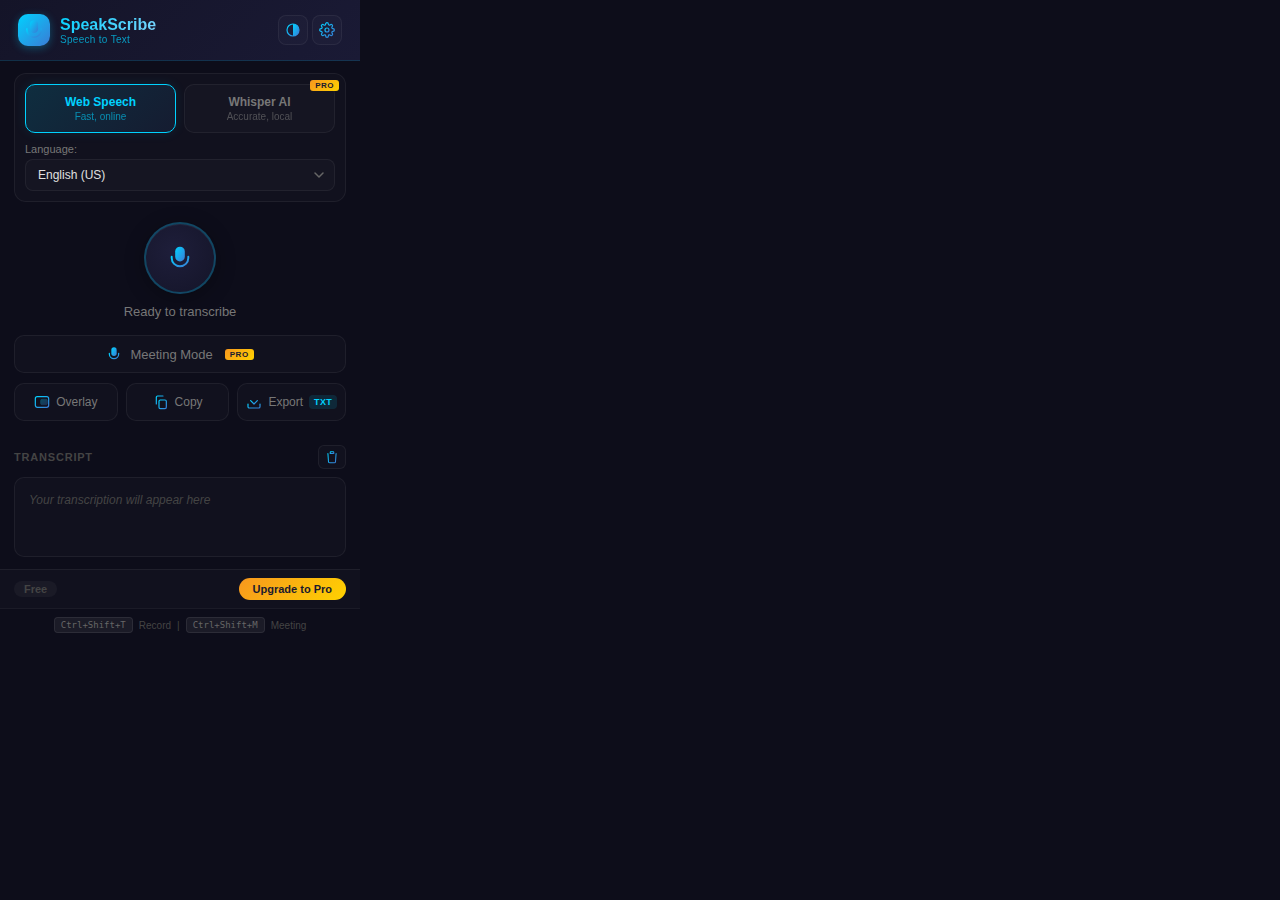
<file: pages/popup.html>
<!DOCTYPE html>
<html lang="en">
<head>
  <meta charset="UTF-8">
  <meta name="viewport" content="width=device-width, initial-scale=1.0">
  <title>SpeakScribe - Speech to Text</title>
  <link rel="stylesheet" href="../css/popup.css">
</head>
<body>
  <div class="popup-container">

    <div class="popup-header">
      <div class="header-content">
        <div class="logo"><img src="../icons/ui/mic-32.svg" alt="SpeakScribe" width="24" height="24"></div>
        <div class="header-text">
          <h1 class="title">SpeakScribe</h1>
          <span class="header-tagline">Speech to Text</span>
        </div>
      </div>
      <div class="header-actions">
        <button class="theme-btn" id="themeBtn" title="Toggle theme">
          <img src="../icons/ui/theme-24.svg" alt="Theme" width="16" height="16">
        </button>
        <button class="settings-btn" id="settingsBtn" title="Open settings">
          <img src="../icons/ui/settings-24.svg" alt="Settings" width="16" height="16">
        </button>
      </div>
    </div>

    <div class="section-card">
      <div class="engine-selector">
        <button class="engine-btn active" id="webSpeechBtn" data-engine="web-speech">
          <span class="engine-label">Web Speech</span>
          <span class="engine-desc">Fast, online</span>
        </button>
        <button class="engine-btn" id="whisperBtn" data-engine="whisper">
          <span class="engine-label">Whisper AI</span>
          <span class="engine-desc">Accurate, local</span>
          <span class="pro-badge-sm">PRO</span>
        </button>
      </div>

      <div class="language-selector">
        <label for="languageSelect" class="language-label">Language:</label>
        <select id="languageSelect" class="language-select">
          <option value="en-US">English (US)</option>
          <option value="en-GB">English (UK)</option>
          <option value="es-ES">Spanish</option>
          <option value="fr-FR">French</option>
          <option value="de-DE">German</option>
          <option value="it-IT">Italian</option>
          <option value="pt-BR">Portuguese (BR)</option>
          <option value="zh-CN">Chinese (Simplified)</option>
          <option value="ja-JP">Japanese</option>
          <option value="ko-KR">Korean</option>
        </select>
      </div>
    </div>

    <div class="main-control">
      <button class="record-btn" id="recordBtn" title="Start/stop recording">
        <span class="mic-icon"><img src="../icons/ui/mic-32.svg" alt="Record" width="28" height="28"></span>
        <span class="stop-icon" style="display:none;">&#9632;</span>
      </button>
      <div class="status-text" id="statusText">Ready to transcribe</div>
      <span class="session-timer" id="sessionTimer" style="display:none;">5:00</span>
    </div>

    <div class="actions-grid">
      <button class="meeting-btn" id="meetingBtn" title="Toggle meeting transcription">
        <span class="icon"><img src="../icons/ui/mic-24.svg" alt="Meeting" width="16" height="16"></span>
        <span class="meeting-label">Meeting Mode</span>
        <span class="pro-badge-sm">PRO</span>
      </button>

      <div class="quick-actions">
        <button class="action-btn overlay-btn" id="overlayBtn" title="Toggle overlay">
          <span class="icon"><img src="../icons/ui/overlay-24.svg" alt="Overlay" width="16" height="16"></span>
          <span class="label">Overlay</span>
        </button>
        <button class="action-btn copy-btn" id="copyBtn" title="Copy transcript">
          <span class="icon"><img src="../icons/ui/copy-24.svg" alt="Copy" width="16" height="16"></span>
          <span class="label">Copy</span>
        </button>
        <div class="export-container">
          <button class="action-btn export-btn" id="exportBtn" title="Export transcript">
            <span class="icon"><img src="../icons/ui/export-24.svg" alt="Export" width="16" height="16"></span>
            <span class="label">Export</span>
            <span class="format-indicator" id="formatIndicator">TXT</span>
          </button>
          <div class="export-menu" id="exportMenu">
            <button class="export-format" data-format="txt">TXT</button>
            <button class="export-format" data-format="srt">SRT <span class="fmt-pro">PRO</span></button>
            <button class="export-format" data-format="md">MD <span class="fmt-pro">PRO</span></button>
            <button class="export-format" data-format="json">JSON <span class="fmt-pro">PRO</span></button>
          </div>
        </div>
      </div>
    </div>

    <div id="showWidgetBar" class="show-widget-bar" style="display:none;">
      <button id="showWidgetBtn" class="show-widget-btn" title="Show the SpeakScribe widget on the page">Show Widget</button>
    </div>

    <div class="transcript-section">
      <div class="transcript-header">
        <h3>Transcript</h3>
        <button class="clear-btn" id="clearBtn" title="Clear transcript">
          <img src="../icons/ui/delete-24.svg" alt="Clear" width="14" height="14">
        </button>
      </div>
      <div class="transcript-box" id="transcriptBox">
        <span class="placeholder">Your transcription will appear here</span>
      </div>
    </div>

    <div id="licenseBar" class="license-bar">
      <span id="licenseLabel" class="license-label">Free</span>
      <button id="upgradeBtn" class="upgrade-bar-btn">Upgrade to Pro</button>
    </div>

    <div class="popup-footer">
      <div class="shortcuts-hint">
        <kbd>Ctrl+Shift+T</kbd> Record
        <span class="hint-divider">|</span>
        <kbd>Ctrl+Shift+M</kbd> Meeting
      </div>
    </div>
  </div>

  <script src="../js/theme.js"></script>
  <script type="module" src="../js/popup.js"></script>
</body>
</html>
</file>
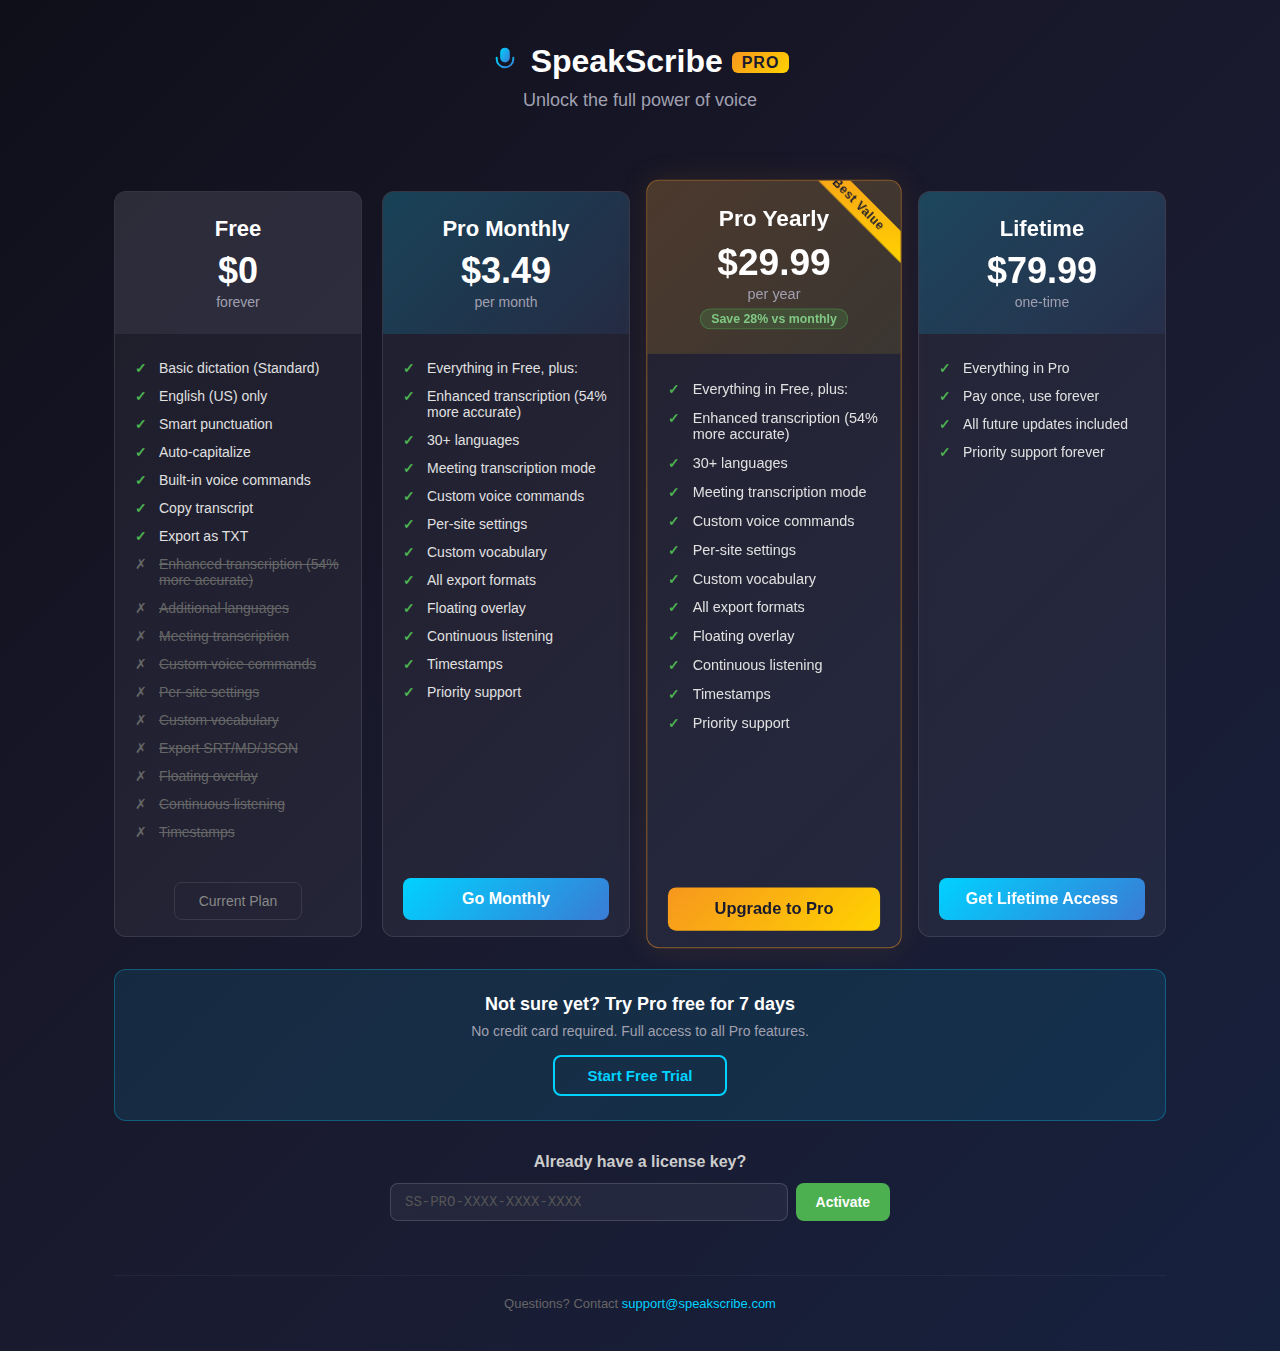
<file: pages/upgrade.html>
<!DOCTYPE html>
<html lang="en">
<head>
    <meta charset="UTF-8">
    <meta name="viewport" content="width=device-width, initial-scale=1.0">
    <title>SpeakScribe Pro</title>
    <link rel="stylesheet" href="../css/upgrade.css">
</head>
<body>
    <div class="upgrade-container">
        <header class="upgrade-header">
            <div class="logo-row">
                <span class="logo-icon"><img src="../icons/ui/mic-32.svg" alt="SpeakScribe" width="28" height="28"></span>
                <h1>SpeakScribe <span class="pro-badge">PRO</span></h1>
            </div>
            <p class="tagline">Unlock the full power of voice</p>
        </header>

        <div id="licenseStatus" class="license-status"></div>

        <section class="plans-section">
            <div class="plan-card">
                <div class="plan-header free-header">
                    <h2>Free</h2>
                    <div class="plan-price">$0</div>
                    <div class="plan-period">forever</div>
                </div>
                <ul class="plan-features">
                    <li class="included">Basic dictation (Standard)</li>
                    <li class="included">English (US) only</li>
                    <li class="included">Smart punctuation</li>
                    <li class="included">Auto-capitalize</li>
                    <li class="included">Built-in voice commands</li>
                    <li class="included">Copy transcript</li>
                    <li class="included">Export as TXT</li>
                    <li class="excluded">Enhanced transcription (54% more accurate)</li>
                    <li class="excluded">Additional languages</li>
                    <li class="excluded">Meeting transcription</li>
                    <li class="excluded">Custom voice commands</li>
                    <li class="excluded">Per-site settings</li>
                    <li class="excluded">Custom vocabulary</li>
                    <li class="excluded">Export SRT/MD/JSON</li>
                    <li class="excluded">Floating overlay</li>
                    <li class="excluded">Continuous listening</li>
                    <li class="excluded">Timestamps</li>
                </ul>
                <div class="plan-action">
                    <span class="current-plan-label" id="freeLabel">Current Plan</span>
                </div>
            </div>

            <div class="plan-card">
                <div class="plan-header monthly-header">
                    <h2>Pro Monthly</h2>
                    <div class="plan-price">$3.49</div>
                    <div class="plan-period">per month</div>
                </div>
                <ul class="plan-features">
                    <li class="included">Everything in Free, plus:</li>
                    <li class="included">Enhanced transcription (54% more accurate)</li>
                    <li class="included">30+ languages</li>
                    <li class="included">Meeting transcription mode</li>
                    <li class="included">Custom voice commands</li>
                    <li class="included">Per-site settings</li>
                    <li class="included">Custom vocabulary</li>
                    <li class="included">All export formats</li>
                    <li class="included">Floating overlay</li>
                    <li class="included">Continuous listening</li>
                    <li class="included">Timestamps</li>
                    <li class="included">Priority support</li>
                </ul>
                <div class="plan-action">
                    <button id="upgradeMonthlyBtn" class="upgrade-btn monthly-btn">Go Monthly</button>
                </div>
            </div>

            <div class="plan-card featured">
                <div class="plan-ribbon">Best Value</div>
                <div class="plan-header pro-header">
                    <h2>Pro Yearly</h2>
                    <div class="plan-price">$29.99</div>
                    <div class="plan-period">per year</div>
                    <div class="plan-savings">Save 28% vs monthly</div>
                </div>
                <ul class="plan-features">
                    <li class="included">Everything in Free, plus:</li>
                    <li class="included">Enhanced transcription (54% more accurate)</li>
                    <li class="included">30+ languages</li>
                    <li class="included">Meeting transcription mode</li>
                    <li class="included">Custom voice commands</li>
                    <li class="included">Per-site settings</li>
                    <li class="included">Custom vocabulary</li>
                    <li class="included">All export formats</li>
                    <li class="included">Floating overlay</li>
                    <li class="included">Continuous listening</li>
                    <li class="included">Timestamps</li>
                    <li class="included">Priority support</li>
                </ul>
                <div class="plan-action">
                    <button id="upgradeYearlyBtn" class="upgrade-btn">Upgrade to Pro</button>
                </div>
            </div>

            <div class="plan-card">
                <div class="plan-header lifetime-header">
                    <h2>Lifetime</h2>
                    <div class="plan-price">$79.99</div>
                    <div class="plan-period">one-time</div>
                </div>
                <ul class="plan-features">
                    <li class="included">Everything in Pro</li>
                    <li class="included">Pay once, use forever</li>
                    <li class="included">All future updates included</li>
                    <li class="included">Priority support forever</li>
                </ul>
                <div class="plan-action">
                    <button id="upgradeLifetimeBtn" class="upgrade-btn lifetime-btn">Get Lifetime Access</button>
                </div>
            </div>
        </section>

        <section class="trial-section" id="trialSection">
            <div class="trial-card">
                <h3>Not sure yet? Try Pro free for 7 days</h3>
                <p>No credit card required. Full access to all Pro features.</p>
                <button id="startTrialBtn" class="trial-btn">Start Free Trial</button>
            </div>
        </section>

        <section class="activate-section">
            <h3>Already have a license key?</h3>
            <div class="activate-row">
                <input type="text" id="licenseKeyInput" placeholder="SS-PRO-XXXX-XXXX-XXXX" class="license-input">
                <button id="activateBtn" class="activate-btn">Activate</button>
            </div>
            <div id="activateStatus" class="activate-status"></div>
        </section>

        <section class="deactivate-section" id="deactivateSection" style="display:none;">
            <button id="deactivateBtn" class="deactivate-btn">Deactivate License</button>
        </section>

        <footer class="upgrade-footer">
            <p>Questions? Contact <a href="mailto:support@speakscribe.com">support@speakscribe.com</a></p>
        </footer>
    </div>

    <script src="../js/license.js"></script>
    <script src="../js/upgrade.js"></script>
</body>
</html>
</file>
<file: css/floating.css>
/* SpeakScribe Floating Overlay - v3.0 (Teal/Cyan) */

* {
  margin: 0;
  padding: 0;
  box-sizing: border-box;
}

body {
  font-family: -apple-system, BlinkMacSystemFont, 'Segoe UI', Roboto, sans-serif;
  background: #0f0f1a;
  color: #e0e0e0;
  overflow: hidden;
  min-height: 100vh;
  display: flex;
  flex-direction: column;
}

.titlebar {
  display: flex;
  align-items: center;
  justify-content: space-between;
  padding: 8px 12px;
  background: linear-gradient(135deg, #1a1a2e 0%, #16213e 100%);
  border-bottom: 1px solid rgba(255, 255, 255, 0.06);
  cursor: grab;
  -webkit-app-region: drag;
  user-select: none;
}

.titlebar-left {
  display: flex;
  align-items: center;
  gap: 8px;
}

.titlebar-dot {
  width: 8px;
  height: 8px;
  border-radius: 50%;
  background: #ff4444;
  animation: dot-pulse 1.5s ease-in-out infinite;
}

.titlebar-dot.idle {
  background: #555;
  animation: none;
}

@keyframes dot-pulse {
  0%, 100% { opacity: 1; }
  50% { opacity: 0.4; }
}

.titlebar-title {
  font-size: 12px;
  font-weight: 600;
  color: #888;
}

.titlebar-controls {
  display: flex;
  gap: 4px;
  -webkit-app-region: no-drag;
}

.titlebar-btn {
  background: none;
  border: none;
  color: #666;
  font-size: 14px;
  cursor: pointer;
  padding: 2px 6px;
  border-radius: 4px;
  transition: all 0.2s;
}

.titlebar-btn:hover {
  background: rgba(255, 255, 255, 0.08);
  color: #ccc;
}

.transcript-area {
  flex: 1;
  padding: 12px 16px;
  overflow-y: auto;
  font-size: 15px;
  line-height: 1.6;
  display: flex;
  flex-direction: column;
  gap: 4px;
}

.transcript-area::-webkit-scrollbar {
  width: 4px;
}

.transcript-area::-webkit-scrollbar-thumb {
  background: rgba(255, 255, 255, 0.1);
  border-radius: 2px;
}

.transcript-line {
  padding: 4px 8px;
  border-radius: 6px;
  animation: fadeIn 0.2s ease-out;
}

.transcript-line.final {
  color: #e0e0e0;
}

.transcript-line.interim {
  color: #00d2ff;
  opacity: 0.7;
  font-style: italic;
}

.transcript-line .timestamp {
  font-size: 10px;
  color: #555;
  margin-right: 8px;
}

@keyframes fadeIn {
  from { opacity: 0; transform: translateY(4px); }
  to { opacity: 1; transform: translateY(0); }
}

.empty-state {
  flex: 1;
  display: flex;
  flex-direction: column;
  align-items: center;
  justify-content: center;
  color: #555;
  font-size: 13px;
  text-align: center;
  gap: 8px;
}

.empty-state .icon {
  font-size: 32px;
  opacity: 0.5;
}

.bottom-bar {
  display: flex;
  align-items: center;
  justify-content: space-between;
  padding: 8px 12px;
  background: rgba(255, 255, 255, 0.02);
  border-top: 1px solid rgba(255, 255, 255, 0.06);
}

.word-count {
  font-size: 11px;
  color: #555;
}

.bottom-actions {
  display: flex;
  gap: 6px;
}

.bottom-btn {
  background: none;
  border: 1px solid rgba(255, 255, 255, 0.1);
  color: #888;
  font-size: 11px;
  padding: 4px 10px;
  border-radius: 6px;
  cursor: pointer;
  transition: all 0.2s;
}

.bottom-btn:hover {
  border-color: #00d2ff;
  color: #00d2ff;
}

body.semi-transparent {
  opacity: 0.85;
}

body.very-transparent {
  opacity: 0.6;
}
</file>
<file: css/options.css>
/* SpeakScribe Options - v3.0 (Teal/Cyan + Theme Support) */

:root {
  --ss-accent: #00d2ff;
  --ss-accent-end: #3a7bd5;
  --ss-gradient: linear-gradient(135deg, #00d2ff, #3a7bd5);
  --ss-accent-rgb: 0, 210, 255;
  --ss-pro-gradient: linear-gradient(135deg, #f7971e, #ffd200);
}

/* Dark theme (default) */
body, body[data-theme="dark"] {
  --ss-bg: #0a0a14;
  --ss-surface: rgba(255, 255, 255, 0.03);
  --ss-surface-hover: rgba(255, 255, 255, 0.05);
  --ss-border: rgba(255, 255, 255, 0.06);
  --ss-border-hover: rgba(255, 255, 255, 0.1);
  --ss-text: #e0e0e0;
  --ss-text-muted: #888;
  --ss-text-dim: #666;
  --ss-input-bg: rgba(255, 255, 255, 0.05);
  --ss-input-border: rgba(255, 255, 255, 0.1);
  --ss-toggle-bg: rgba(255, 255, 255, 0.1);
  --ss-toggle-knob: #888;
  --ss-save-bg: #0a0a14;
}

/* Light theme */
body[data-theme="light"] {
  --ss-bg: #f5f7fa;
  --ss-surface: rgba(0, 0, 0, 0.02);
  --ss-surface-hover: rgba(0, 0, 0, 0.04);
  --ss-border: rgba(0, 0, 0, 0.08);
  --ss-border-hover: rgba(0, 0, 0, 0.12);
  --ss-text: #1a1a2e;
  --ss-text-muted: #555;
  --ss-text-dim: #888;
  --ss-input-bg: rgba(0, 0, 0, 0.03);
  --ss-input-border: rgba(0, 0, 0, 0.12);
  --ss-toggle-bg: rgba(0, 0, 0, 0.1);
  --ss-toggle-knob: #aaa;
  --ss-save-bg: #f5f7fa;
}

* {
  margin: 0;
  padding: 0;
  box-sizing: border-box;
}

body {
  font-family: -apple-system, BlinkMacSystemFont, 'Segoe UI', Roboto, sans-serif;
  background: var(--ss-bg);
  color: var(--ss-text);
  line-height: 1.6;
}

.options-container {
  max-width: 720px;
  margin: 0 auto;
  padding: 40px 24px;
}

.options-header {
  text-align: center;
  margin-bottom: 40px;
}

.options-header h1 {
  font-size: 28px;
  font-weight: 700;
  background: var(--ss-gradient);
  -webkit-background-clip: text;
  -webkit-text-fill-color: transparent;
  margin-bottom: 8px;
}

.header-subtitle {
  color: var(--ss-text-muted);
  font-size: 14px;
}

.settings-section {
  background: var(--ss-surface);
  border: 1px solid var(--ss-border);
  border-radius: 16px;
  padding: 24px;
  margin-bottom: 24px;
}

.settings-section h2 {
  font-size: 16px;
  font-weight: 600;
  color: var(--ss-text);
  margin-bottom: 16px;
  display: flex;
  align-items: center;
  gap: 8px;
}

.settings-section h3 {
  font-size: 14px;
  font-weight: 600;
  color: var(--ss-text-muted);
  margin-bottom: 10px;
}

.setting-group {
  margin-bottom: 16px;
}

.setting-group:last-child {
  margin-bottom: 0;
}

.setting-group > label:not(.toggle-switch):not(.toggle-label) {
  display: block;
  font-size: 13px;
  font-weight: 500;
  color: var(--ss-text-muted);
  margin-bottom: 6px;
}

.setting-hint {
  font-size: 11px;
  color: var(--ss-text-dim);
  margin-top: 4px;
}

.setting-group select,
.setting-group input[type="text"],
.setting-group input[type="url"],
.setting-group textarea {
  width: 100%;
  padding: 10px 14px;
  background: var(--ss-input-bg);
  border: 1px solid var(--ss-input-border);
  border-radius: 8px;
  color: var(--ss-text);
  font-size: 14px;
  font-family: inherit;
  transition: border-color 0.2s;
}

.setting-group select:focus,
.setting-group input:focus,
.setting-group textarea:focus {
  outline: none;
  border-color: var(--ss-accent);
}

.toggle-switch {
  position: relative;
  display: inline-block;
  width: 44px;
  height: 24px;
  flex-shrink: 0;
  vertical-align: middle;
  cursor: pointer;
}

.toggle-switch input {
  opacity: 0;
  width: 0;
  height: 0;
}

.toggle-slider {
  position: absolute;
  cursor: pointer;
  top: 0;
  left: 0;
  right: 0;
  bottom: 0;
  background: var(--ss-toggle-bg);
  border-radius: 12px;
  transition: 0.3s;
}

.toggle-slider::before {
  content: '';
  position: absolute;
  height: 18px;
  width: 18px;
  left: 3px;
  bottom: 3px;
  background: var(--ss-toggle-knob);
  border-radius: 50%;
  transition: 0.3s;
}

.toggle-switch input:checked + .toggle-slider {
  background: rgba(0, 210, 255, 0.4);
}

.toggle-switch input:checked + .toggle-slider::before {
  transform: translateX(20px);
  background: #00d2ff;
}

.toggle-label {
  display: inline-block;
  font-size: 14px;
  color: var(--ss-text);
  margin-left: 10px;
  vertical-align: middle;
  cursor: pointer;
}

.btn {
  padding: 10px 18px;
  border: none;
  border-radius: 8px;
  font-size: 13px;
  font-weight: 600;
  cursor: pointer;
  transition: all 0.2s;
  white-space: nowrap;
}

.btn-primary {
  background: var(--ss-gradient);
  color: white;
}

.btn-primary:hover {
  box-shadow: 0 4px 16px rgba(0, 210, 255, 0.3);
}

.btn-success {
  background: var(--ss-gradient);
  color: white;
  padding: 12px 32px;
  font-size: 14px;
  border-radius: 10px;
}

.btn-success:hover {
  box-shadow: 0 4px 20px rgba(0, 210, 255, 0.3);
}

.btn-donate {
  display: inline-flex;
  align-items: center;
  gap: 8px;
  padding: 12px 24px;
  border-radius: 10px;
  font-size: 14px;
  font-weight: 600;
  text-decoration: none;
  color: var(--ss-text);
  background: var(--ss-surface-hover);
  border: 1px solid var(--ss-border-hover);
  transition: all 0.2s;
}

.btn-donate:hover {
  border-color: var(--ss-accent);
  color: var(--ss-accent);
}

.commands-container {
  display: flex;
  flex-wrap: wrap;
  gap: 8px;
  margin-bottom: 12px;
}

.command-tag {
  display: inline-flex;
  align-items: center;
  gap: 8px;
  padding: 6px 12px;
  background: rgba(0, 210, 255, 0.12);
  border: 1px solid rgba(0, 210, 255, 0.25);
  border-radius: 8px;
  font-size: 12px;
  color: var(--ss-text);
}

.command-tag .command-text {
  color: #00d2ff;
  font-weight: 500;
}

.command-tag .remove-btn {
  background: none;
  border: none;
  cursor: pointer;
  color: var(--ss-text-dim);
  font-size: 11px;
  padding: 2px 4px;
  border-radius: 4px;
  transition: all 0.2s;
}

.command-tag .remove-btn:hover {
  color: #ff4444;
  background: rgba(255, 68, 68, 0.1);
}

.command-input-row {
  display: flex;
  gap: 8px;
  align-items: center;
}

.command-input {
  flex: 1;
  padding: 10px 14px;
  background: var(--ss-input-bg);
  border: 1px solid var(--ss-input-border);
  border-radius: 8px;
  color: var(--ss-text);
  font-size: 14px;
  font-family: inherit;
  transition: border-color 0.2s;
}

.command-input:focus {
  outline: none;
  border-color: var(--ss-accent);
}

.site-settings-container {
  margin-bottom: 12px;
}

.site-rule-tag {
  display: flex;
  align-items: center;
  justify-content: space-between;
  padding: 8px 12px;
  background: var(--ss-surface);
  border: 1px solid var(--ss-border);
  border-radius: 8px;
  margin-bottom: 8px;
}

.site-rule-tag .rule-text {
  color: #00d2ff;
  font-weight: 500;
  font-size: 13px;
}

.site-rule-tag .remove-btn {
  background: none;
  border: none;
  cursor: pointer;
  color: var(--ss-text-dim);
  font-size: 11px;
  padding: 2px 6px;
  border-radius: 4px;
  transition: all 0.2s;
}

.site-rule-tag .remove-btn:hover {
  color: #ff4444;
  background: rgba(255, 68, 68, 0.1);
}

.site-rule-row {
  display: flex;
  gap: 8px;
  align-items: center;
}

.site-input {
  flex: 1;
  padding: 10px 14px;
  background: var(--ss-input-bg);
  border: 1px solid var(--ss-input-border);
  border-radius: 8px;
  color: var(--ss-text);
  font-size: 14px;
  font-family: inherit;
  transition: border-color 0.2s;
}

.site-input:focus {
  outline: none;
  border-color: var(--ss-accent);
}

.site-select {
  flex: 1;
  padding: 10px 14px;
  background: var(--ss-input-bg);
  border: 1px solid var(--ss-input-border);
  border-radius: 8px;
  color: var(--ss-text);
  font-size: 14px;
  font-family: inherit;
  transition: border-color 0.2s;
}

.site-select:focus {
  outline: none;
  border-color: var(--ss-accent);
}

.vocab-container {
  display: flex;
  flex-wrap: wrap;
  gap: 8px;
  margin-bottom: 12px;
}

.vocab-tag {
  display: inline-flex;
  align-items: center;
  gap: 6px;
  padding: 4px 10px;
  background: rgba(0, 210, 255, 0.15);
  border: 1px solid rgba(0, 210, 255, 0.3);
  border-radius: 6px;
  font-size: 12px;
  color: #00d2ff;
}

.vocab-tag .vocab-text {
  font-weight: 500;
}

.vocab-tag .remove-btn {
  background: none;
  border: none;
  cursor: pointer;
  color: #00d2ff;
  opacity: 0.6;
  font-size: 11px;
  padding: 0;
  transition: all 0.2s;
}

.vocab-tag .remove-btn:hover {
  opacity: 1;
  color: #ff4444;
}

.vocab-input-row {
  display: flex;
  gap: 8px;
}

.vocab-input {
  flex: 1;
  padding: 10px 14px;
  background: var(--ss-input-bg);
  border: 1px solid var(--ss-input-border);
  border-radius: 8px;
  color: var(--ss-text);
  font-size: 14px;
  font-family: inherit;
  transition: border-color 0.2s;
}

.vocab-input:focus {
  outline: none;
  border-color: var(--ss-accent);
}

.donate-section {
  text-align: center;
  padding: 32px 24px;
  background: linear-gradient(135deg, rgba(0, 210, 255, 0.08), rgba(58, 123, 213, 0.08));
  border-color: rgba(0, 210, 255, 0.15);
}

.donate-section h2 {
  justify-content: center;
  font-size: 18px;
}

.donate-section p {
  color: var(--ss-text-muted);
  font-size: 14px;
  margin-bottom: 20px;
  max-width: 500px;
  margin-left: auto;
  margin-right: auto;
}

.donate-links {
  display: flex;
  justify-content: center;
  gap: 12px;
  flex-wrap: wrap;
}

.save-bar {
  display: flex;
  align-items: center;
  justify-content: flex-end;
  gap: 12px;
  padding: 16px 0;
  position: sticky;
  bottom: 0;
  background: var(--ss-save-bg);
  border-top: 1px solid var(--ss-border);
  margin-top: 16px;
  padding-bottom: 24px;
}

.save-status {
  font-size: 13px;
  color: #4caf50;
  opacity: 0;
  transition: opacity 0.3s;
  display: none;
}

.attribution {
  text-align: center;
  padding: 12px 0;
  font-size: 11px;
  color: var(--ss-text-dim);
}

.attribution a {
  color: var(--ss-text-muted);
  text-decoration: none;
}

.attribution a:hover {
  color: var(--ss-accent);
  text-decoration: underline;
}

.header-top-row {
  display: flex;
  align-items: center;
  justify-content: center;
  gap: 12px;
}

.options-license-badge {
  display: inline-block;
  padding: 3px 10px;
  border-radius: 4px;
  font-size: 11px;
  font-weight: 700;
  letter-spacing: 0.5px;
  background: var(--ss-surface-hover);
  color: var(--ss-text-muted);
}

.options-license-badge.pro {
  background: linear-gradient(135deg, rgba(247, 151, 30, 0.2), rgba(255, 210, 0, 0.1));
  color: #ffd200;
}

.options-upgrade-bar {
  display: flex;
  align-items: center;
  justify-content: center;
  gap: 12px;
  margin-top: 12px;
  padding: 10px 16px;
  background: linear-gradient(135deg, rgba(247, 151, 30, 0.08), rgba(255, 210, 0, 0.04));
  border: 1px solid rgba(247, 151, 30, 0.2);
  border-radius: 8px;
}

.upgrade-msg {
  font-size: 13px;
  color: var(--ss-text);
}

.options-upgrade-btn {
  padding: 6px 16px;
  font-size: 12px;
  font-weight: 700;
  border: none;
  border-radius: 4px;
  background: var(--ss-pro-gradient);
  color: #1a1a2e;
  cursor: pointer;
  transition: opacity 0.2s;
}

.options-upgrade-btn:hover {
  opacity: 0.85;
}

.pro-tag {
  display: inline-block;
  background: var(--ss-pro-gradient);
  color: #1a1a2e;
  padding: 2px 8px;
  border-radius: 4px;
  font-size: 10px;
  font-weight: 800;
  letter-spacing: 0.5px;
  vertical-align: middle;
  margin-left: 8px;
}

.pro-gated {
  position: relative;
  opacity: 0.6;
}

.pro-gated::after {
  content: '';
  position: absolute;
  top: 0;
  left: 0;
  right: 0;
  bottom: 0;
  background: rgba(10, 10, 20, 0.3);
  pointer-events: none;
  border-radius: 12px;
}

.pro-disabled {
  cursor: not-allowed;
  opacity: 0.5;
}
</file>
<file: css/popup.css>
/* SpeakScribe Popup - v3.0 (Teal/Cyan + Theme Support) */

/* ===== CSS Variables for Theming ===== */
:root {
  /* Brand colors (constant across themes) */
  --ss-accent: #00d2ff;
  --ss-accent-end: #3a7bd5;
  --ss-gradient: linear-gradient(135deg, #00d2ff 0%, #3a7bd5 100%);
  --ss-accent-rgb: 0, 210, 255;
  --ss-pro-gradient: linear-gradient(135deg, #f7971e, #ffd200);
  --ss-recording: #ff4444;
  --ss-meeting: #2ecc71;
}

/* Dark theme (default) */
body, body[data-theme="dark"] {
  --ss-bg: #0d0d1a;
  --ss-surface: rgba(255, 255, 255, 0.02);
  --ss-surface-hover: rgba(255, 255, 255, 0.04);
  --ss-border: rgba(255, 255, 255, 0.06);
  --ss-border-hover: rgba(255, 255, 255, 0.12);
  --ss-text: #e0e0e0;
  --ss-text-muted: #777;
  --ss-text-dim: #444;
  --ss-header-bg: linear-gradient(135deg, #141428 0%, #1a1a35 100%);
  --ss-header-border: rgba(0, 210, 255, 0.15);
  --ss-card-bg: rgba(255, 255, 255, 0.02);
  --ss-card-border: rgba(255, 255, 255, 0.06);
  --ss-btn-bg: radial-gradient(circle at 40% 40%, #1e1e3a 0%, #141428 100%);
  --ss-menu-bg: #1a1a30;
  --ss-option-bg: #1a1a2e;
  --ss-kbd-bg: rgba(255, 255, 255, 0.06);
  --ss-kbd-border: rgba(255, 255, 255, 0.08);
  --ss-kbd-text: #666;
  --ss-scrollbar: rgba(0, 210, 255, 0.2);
  --ss-placeholder: #444;
  --ss-logo-shadow: rgba(0, 210, 255, 0.3);
}

/* Light theme */
body[data-theme="light"] {
  --ss-bg: #f5f7fa;
  --ss-surface: rgba(0, 0, 0, 0.03);
  --ss-surface-hover: rgba(0, 0, 0, 0.06);
  --ss-border: rgba(0, 0, 0, 0.08);
  --ss-border-hover: rgba(0, 0, 0, 0.15);
  --ss-text: #1a1a2e;
  --ss-text-muted: #555;
  --ss-text-dim: #999;
  --ss-header-bg: linear-gradient(135deg, #e8f4f8 0%, #dfe9f3 100%);
  --ss-header-border: rgba(0, 210, 255, 0.2);
  --ss-card-bg: rgba(0, 0, 0, 0.02);
  --ss-card-border: rgba(0, 0, 0, 0.08);
  --ss-btn-bg: radial-gradient(circle at 40% 40%, #e8f4f8 0%, #dfe9f3 100%);
  --ss-menu-bg: #ffffff;
  --ss-option-bg: #f0f2f5;
  --ss-kbd-bg: rgba(0, 0, 0, 0.06);
  --ss-kbd-border: rgba(0, 0, 0, 0.1);
  --ss-kbd-text: #555;
  --ss-scrollbar: rgba(0, 210, 255, 0.3);
  --ss-placeholder: #aaa;
  --ss-logo-shadow: rgba(0, 210, 255, 0.2);
}

* {
  margin: 0;
  padding: 0;
  box-sizing: border-box;
}

body {
  width: 360px;
  min-height: 480px;
  font-family: -apple-system, BlinkMacSystemFont, 'Segoe UI', Roboto, sans-serif;
  background: var(--ss-bg);
  color: var(--ss-text);
  overflow-x: hidden;
}

/* ===== Header ===== */
.popup-header {
  display: flex;
  align-items: center;
  justify-content: space-between;
  padding: 14px 18px;
  background: var(--ss-header-bg);
  border-bottom: 1px solid var(--ss-header-border);
}

.header-content {
  display: flex;
  align-items: center;
  gap: 10px;
}

.logo {
  width: 32px;
  height: 32px;
  background: var(--ss-gradient);
  border-radius: 10px;
  display: flex;
  align-items: center;
  justify-content: center;
  box-shadow: 0 2px 8px var(--ss-logo-shadow);
}

.header-text {
  display: flex;
  flex-direction: column;
}

.popup-header h1.title {
  font-size: 16px;
  font-weight: 700;
  background: linear-gradient(135deg, #00d2ff, #7dd3fc);
  -webkit-background-clip: text;
  -webkit-text-fill-color: transparent;
  line-height: 1.2;
}

.header-tagline {
  font-size: 10px;
  color: var(--ss-accent);
  opacity: 0.7;
  font-weight: 500;
  letter-spacing: 0.3px;
}

.header-actions {
  display: flex;
  align-items: center;
  gap: 4px;
}

.settings-btn,
.theme-btn {
  background: var(--ss-surface);
  border: 1px solid var(--ss-border);
  color: var(--ss-text-muted);
  cursor: pointer;
  padding: 6px;
  border-radius: 8px;
  transition: all 0.2s;
  display: flex;
  align-items: center;
  justify-content: center;
}

.settings-btn:hover,
.theme-btn:hover {
  color: var(--ss-accent);
  background: rgba(var(--ss-accent-rgb), 0.1);
  border-color: rgba(var(--ss-accent-rgb), 0.2);
}

/* ===== Section Card ===== */
.section-card {
  margin: 12px 14px 0;
  background: var(--ss-card-bg);
  border: 1px solid var(--ss-card-border);
  border-radius: 12px;
  padding: 10px;
}

/* ===== Engine Selector ===== */
.engine-selector {
  display: flex;
  gap: 8px;
}

.engine-btn {
  flex: 1;
  padding: 10px 12px;
  border: 1px solid var(--ss-border);
  border-radius: 10px;
  background: var(--ss-surface);
  color: var(--ss-text-muted);
  font-size: 12px;
  cursor: pointer;
  transition: all 0.2s;
  text-align: center;
  position: relative;
}

.engine-btn:hover {
  border-color: rgba(var(--ss-accent-rgb), 0.25);
  color: var(--ss-text);
  background: var(--ss-surface-hover);
}

.engine-btn.active {
  border-color: var(--ss-accent);
  background: linear-gradient(135deg, rgba(0, 210, 255, 0.15) 0%, rgba(58, 123, 213, 0.1) 100%);
  color: var(--ss-accent);
  box-shadow: 0 0 12px rgba(var(--ss-accent-rgb), 0.1);
}

.engine-btn .engine-label {
  display: block;
  font-weight: 600;
  margin-bottom: 2px;
}

.engine-btn .engine-desc {
  display: block;
  font-size: 10px;
  opacity: 0.6;
}

.pro-badge-sm {
  display: inline-block;
  font-size: 8px;
  font-weight: 800;
  background: var(--ss-pro-gradient);
  color: #1a1a2e;
  padding: 1px 5px;
  border-radius: 3px;
  letter-spacing: 0.5px;
  position: absolute;
  top: -5px;
  right: -5px;
}

/* ===== Language Selector ===== */
.language-selector {
  margin-top: 10px;
}

.language-label {
  display: block;
  font-size: 11px;
  color: var(--ss-text-muted);
  margin-bottom: 4px;
  font-weight: 500;
}

.language-select {
  width: 100%;
  padding: 8px 12px;
  background: var(--ss-surface);
  border: 1px solid var(--ss-border);
  border-radius: 8px;
  color: var(--ss-text);
  font-size: 12px;
  cursor: pointer;
  transition: all 0.2s;
  appearance: none;
  background-image: url("data:image/svg+xml,%3Csvg width='10' height='6' viewBox='0 0 10 6' fill='none' xmlns='http://www.w3.org/2000/svg'%3E%3Cpath d='M1 1L5 5L9 1' stroke='%23666' stroke-width='1.5' stroke-linecap='round' stroke-linejoin='round'/%3E%3C/svg%3E");
  background-repeat: no-repeat;
  background-position: right 10px center;
  padding-right: 28px;
}

.language-select:hover {
  border-color: rgba(var(--ss-accent-rgb), 0.25);
  background-color: var(--ss-surface-hover);
}

.language-select:focus {
  outline: none;
  border-color: var(--ss-accent);
  box-shadow: 0 0 0 2px rgba(var(--ss-accent-rgb), 0.15);
}

.language-select option {
  background-color: var(--ss-option-bg);
  color: var(--ss-text);
}

/* ===== Main Control (Mic Button) ===== */
.main-control {
  display: flex;
  flex-direction: column;
  align-items: center;
  padding: 20px 18px 16px;
}

.record-btn {
  width: 72px;
  height: 72px;
  border-radius: 50%;
  border: 2px solid rgba(var(--ss-accent-rgb), 0.25);
  background: var(--ss-btn-bg);
  color: var(--ss-accent);
  font-size: 32px;
  cursor: pointer;
  transition: all 0.3s ease;
  display: flex;
  align-items: center;
  justify-content: center;
  position: relative;
  box-shadow: 0 4px 20px rgba(0, 0, 0, 0.3), inset 0 1px 0 rgba(255, 255, 255, 0.05);
}

.record-btn:hover {
  border-color: var(--ss-accent);
  transform: scale(1.06);
  box-shadow: 0 0 30px rgba(var(--ss-accent-rgb), 0.25), inset 0 1px 0 rgba(255, 255, 255, 0.05);
}

.record-btn.recording {
  border-color: var(--ss-recording);
  background: radial-gradient(circle at 40% 40%, #2a1420 0%, #1a0d0d 100%);
  animation: recording-pulse 2s ease-in-out infinite;
}

.record-btn.recording .mic-icon { display: none; }
.record-btn.recording .stop-icon {
  display: flex;
  align-items: center;
  justify-content: center;
  color: var(--ss-recording);
  font-size: 22px;
}
.record-btn:not(.recording) .mic-icon {
  display: flex;
  align-items: center;
  justify-content: center;
}
.record-btn:not(.recording) .stop-icon { display: none; }

@keyframes recording-pulse {
  0%, 100% { box-shadow: 0 0 0 0 rgba(255, 68, 68, 0.3), 0 4px 20px rgba(0, 0, 0, 0.3); }
  50% { box-shadow: 0 0 0 14px rgba(255, 68, 68, 0), 0 4px 20px rgba(0, 0, 0, 0.3); }
}

.status-text {
  margin-top: 10px;
  font-size: 13px;
  color: var(--ss-text-muted);
  font-weight: 500;
}

.status-text.active {
  color: #ff6b6b;
}

/* Session timer countdown */
.session-timer {
  display: none;
  margin-top: 6px;
  font-size: 20px;
  font-weight: 700;
  font-variant-numeric: tabular-nums;
  color: var(--ss-accent);
  letter-spacing: 1px;
}

.session-timer.warning {
  color: var(--ss-recording);
  animation: timerPulse 1s ease-in-out infinite;
}

@keyframes timerPulse {
  0%, 100% { opacity: 1; }
  50% { opacity: 0.5; }
}

/* Flash animation for upgrade nudge */
.upgrade-bar-btn.flash {
  animation: upgradeFlash 0.4s ease 3;
}

@keyframes upgradeFlash {
  0%, 100% { transform: scale(1); }
  50% { transform: scale(1.12); }
}

/* ===== Actions Grid ===== */
.actions-grid {
  padding: 0 14px 12px;
}

.meeting-btn {
  width: 100%;
  padding: 10px 14px;
  border-radius: 10px;
  background: var(--ss-surface);
  border: 1px solid var(--ss-border);
  color: var(--ss-text-muted);
  display: flex;
  flex-direction: row;
  align-items: center;
  justify-content: center;
  gap: 8px;
  font-size: 13px;
  cursor: pointer;
  transition: all 0.2s ease;
  position: relative;
  margin-bottom: 10px;
}

.meeting-btn:hover {
  border-color: var(--ss-border-hover);
  color: var(--ss-text);
  background: var(--ss-surface-hover);
}

.meeting-btn.active {
  border-color: var(--ss-meeting);
  color: var(--ss-meeting);
  background: rgba(46, 204, 113, 0.08);
  box-shadow: 0 0 16px rgba(46, 204, 113, 0.15);
}

.meeting-btn .icon {
  display: flex;
  align-items: center;
  justify-content: center;
}

.meeting-btn .meeting-label {
  font-size: 13px;
  font-weight: 500;
}

.meeting-btn .pro-badge-sm {
  position: static;
  margin-left: 4px;
}

/* ===== Quick Actions Row ===== */
.quick-actions {
  display: flex;
  gap: 8px;
}

.action-btn {
  flex: 1;
  display: flex;
  align-items: center;
  justify-content: center;
  gap: 6px;
  padding: 10px 8px;
  border: 1px solid var(--ss-border);
  border-radius: 10px;
  background: var(--ss-surface);
  color: var(--ss-text-muted);
  font-size: 12px;
  cursor: pointer;
  transition: all 0.2s;
  position: relative;
}

.action-btn:hover {
  border-color: rgba(var(--ss-accent-rgb), 0.25);
  color: var(--ss-text);
  background: rgba(var(--ss-accent-rgb), 0.06);
}

.action-btn .icon {
  display: flex;
  align-items: center;
  justify-content: center;
}

.action-btn .label {
  font-weight: 500;
}

/* ===== Format Indicator ===== */
.format-indicator {
  font-size: 9px;
  font-weight: 700;
  text-transform: uppercase;
  color: var(--ss-accent);
  background: rgba(var(--ss-accent-rgb), 0.12);
  padding: 2px 5px;
  border-radius: 4px;
  letter-spacing: 0.3px;
}

/* ===== Export Menu ===== */
.export-container {
  flex: 1;
  position: relative;
}

.export-container .export-btn {
  width: 100%;
}

.export-menu {
  display: none;
  position: absolute;
  bottom: calc(100% + 6px);
  left: 50%;
  transform: translateX(-50%);
  background: var(--ss-menu-bg);
  border: 1px solid var(--ss-border-hover);
  border-radius: 10px;
  padding: 6px;
  gap: 4px;
  z-index: 100;
  box-shadow: 0 8px 24px rgba(0, 0, 0, 0.5);
  min-width: 120px;
}

.export-menu.open {
  display: flex;
  flex-direction: column;
  animation: fadeUp 0.15s ease;
}

@keyframes fadeUp {
  from { opacity: 0; transform: translateX(-50%) translateY(4px); }
  to { opacity: 1; transform: translateX(-50%) translateY(0); }
}

.export-format {
  display: flex;
  align-items: center;
  justify-content: space-between;
  padding: 8px 12px;
  border: none;
  border-radius: 6px;
  background: transparent;
  color: var(--ss-text);
  font-size: 12px;
  font-weight: 600;
  cursor: pointer;
  transition: all 0.15s;
  text-align: left;
}

.export-format:hover {
  background: rgba(var(--ss-accent-rgb), 0.12);
  color: var(--ss-accent);
}

.fmt-pro {
  font-size: 8px;
  font-weight: 800;
  background: var(--ss-pro-gradient);
  color: #1a1a2e;
  padding: 1px 4px;
  border-radius: 3px;
  letter-spacing: 0.3px;
  margin-left: 8px;
}

/* ===== Show Widget Bar ===== */
.show-widget-bar {
  padding: 6px 14px;
  text-align: center;
  background: rgba(var(--ss-accent-rgb), 0.06);
  border-top: 1px solid rgba(var(--ss-accent-rgb), 0.1);
}

.show-widget-btn {
  padding: 5px 16px;
  border-radius: 6px;
  border: 1px solid rgba(var(--ss-accent-rgb), 0.25);
  background: rgba(var(--ss-accent-rgb), 0.1);
  color: var(--ss-accent);
  font-size: 11px;
  font-weight: 600;
  cursor: pointer;
  transition: all 0.2s ease;
}

.show-widget-btn:hover {
  background: rgba(var(--ss-accent-rgb), 0.2);
}

/* ===== Transcript Section ===== */
.transcript-section {
  padding: 0 14px 12px;
  margin-top: 12px;
}

.transcript-header {
  display: flex;
  justify-content: space-between;
  align-items: center;
  margin-bottom: 8px;
}

.transcript-header h3 {
  font-size: 11px;
  font-weight: 600;
  color: var(--ss-text-dim);
  text-transform: uppercase;
  letter-spacing: 0.8px;
}

.clear-btn {
  background: var(--ss-surface);
  border: 1px solid var(--ss-border);
  color: var(--ss-text-dim);
  cursor: pointer;
  padding: 4px 6px;
  border-radius: 6px;
  display: flex;
  align-items: center;
  justify-content: center;
  transition: all 0.2s;
}

.clear-btn:hover {
  color: var(--ss-recording);
  background: rgba(255, 68, 68, 0.08);
  border-color: rgba(255, 68, 68, 0.15);
}

.transcript-box {
  background: var(--ss-surface);
  border: 1px solid var(--ss-border);
  border-radius: 10px;
  padding: 12px 14px;
  min-height: 80px;
  max-height: 120px;
  overflow-y: auto;
  font-size: 13px;
  line-height: 1.6;
  color: var(--ss-text);
}

.transcript-box::-webkit-scrollbar {
  width: 4px;
}

.transcript-box::-webkit-scrollbar-thumb {
  background: var(--ss-scrollbar);
  border-radius: 2px;
}

.transcript-box .placeholder {
  color: var(--ss-placeholder);
  font-style: italic;
  font-size: 12px;
}

.transcript-box .interim {
  color: var(--ss-accent);
  opacity: 0.7;
}

/* ===== License Bar ===== */
.license-bar {
  display: flex;
  align-items: center;
  justify-content: space-between;
  padding: 8px 14px;
  background: var(--ss-surface);
  border-top: 1px solid var(--ss-border);
}

.license-label {
  font-size: 11px;
  font-weight: 600;
  color: var(--ss-text-dim);
  padding: 2px 10px;
  border-radius: 20px;
  background: var(--ss-surface-hover);
}

.license-label.pro {
  color: #ffd200;
  background: rgba(247, 151, 30, 0.12);
}

.license-label.owner {
  color: var(--ss-accent);
  background: rgba(0, 210, 255, 0.12);
}

.license-label.trial {
  color: #ffd54f;
  background: rgba(255, 193, 7, 0.12);
}

.license-label.flash {
  animation: licenseFlash 0.3s ease 2;
}

@keyframes licenseFlash {
  0%, 100% { opacity: 1; }
  50% { opacity: 0.3; }
}

.upgrade-bar-btn {
  font-size: 11px;
  font-weight: 700;
  padding: 5px 14px;
  border: none;
  border-radius: 20px;
  background: var(--ss-pro-gradient);
  color: #1a1a2e;
  cursor: pointer;
  transition: all 0.2s;
}

.upgrade-bar-btn:hover {
  opacity: 0.85;
  transform: translateY(-1px);
  box-shadow: 0 2px 8px rgba(247, 151, 30, 0.3);
}

/* ===== Pro Locked State ===== */
.pro-locked {
  opacity: 0.4;
  position: relative;
}

.pro-locked::after {
  content: 'PRO';
  position: absolute;
  top: -5px;
  right: -5px;
  font-size: 8px;
  font-weight: 800;
  background: var(--ss-pro-gradient);
  color: #1a1a2e;
  padding: 1px 4px;
  border-radius: 3px;
  letter-spacing: 0.5px;
}

/* ===== Footer ===== */
.popup-footer {
  padding: 8px 14px 10px;
  border-top: 1px solid var(--ss-border);
  text-align: center;
}

.shortcuts-hint {
  font-size: 10px;
  color: var(--ss-text-dim);
  display: flex;
  align-items: center;
  justify-content: center;
  gap: 6px;
}

.shortcuts-hint kbd {
  background: var(--ss-kbd-bg);
  border: 1px solid var(--ss-kbd-border);
  border-radius: 4px;
  padding: 2px 6px;
  font-family: -apple-system, monospace;
  font-size: 9px;
  color: var(--ss-kbd-text);
}

.hint-divider {
  color: var(--ss-text-dim);
}
</file>
<file: css/upgrade.css>
/* SpeakScribe Upgrade Page - v3.0 (Teal/Cyan) */

* {
  margin: 0;
  padding: 0;
  box-sizing: border-box;
}

body {
  font-family: -apple-system, BlinkMacSystemFont, 'Segoe UI', Roboto, sans-serif;
  background: linear-gradient(135deg, #0f0f1a 0%, #1a1a2e 50%, #16213e 100%);
  color: #e0e0e0;
  min-height: 100vh;
}

.upgrade-container {
  max-width: 1100px;
  margin: 0 auto;
  padding: 40px 24px;
}

.upgrade-header {
  text-align: center;
  margin-bottom: 32px;
}

.logo-row {
  display: flex;
  align-items: center;
  justify-content: center;
  gap: 12px;
  margin-bottom: 8px;
}

.logo-icon {
  font-size: 36px;
}

.upgrade-header h1 {
  font-size: 32px;
  font-weight: 700;
  color: #fff;
}

.pro-badge {
  background: linear-gradient(135deg, #f7971e, #ffd200);
  color: #1a1a2e;
  padding: 2px 10px;
  border-radius: 6px;
  font-size: 16px;
  font-weight: 800;
  letter-spacing: 1px;
  vertical-align: middle;
}

.tagline {
  font-size: 18px;
  color: #a0a0b0;
  margin-top: 4px;
}

.license-status {
  text-align: center;
  padding: 12px 20px;
  border-radius: 8px;
  margin-bottom: 24px;
  font-weight: 600;
  font-size: 14px;
}

.license-status.pro-active {
  background: rgba(76, 175, 80, 0.15);
  border: 1px solid rgba(76, 175, 80, 0.4);
  color: #81c784;
}

.license-status.trial-active {
  background: rgba(255, 193, 7, 0.15);
  border: 1px solid rgba(255, 193, 7, 0.4);
  color: #ffd54f;
}

.license-status.trial-expired {
  background: rgba(244, 67, 54, 0.15);
  border: 1px solid rgba(244, 67, 54, 0.4);
  color: #ef9a9a;
}

.plans-section {
  display: grid;
  grid-template-columns: repeat(4, 1fr);
  gap: 20px;
  margin-bottom: 32px;
}

@media (max-width: 800px) {
  .plans-section {
    grid-template-columns: 1fr;
  }
}

.plan-card {
  background: rgba(255, 255, 255, 0.05);
  border: 1px solid rgba(255, 255, 255, 0.1);
  border-radius: 12px;
  overflow: hidden;
  display: flex;
  flex-direction: column;
  position: relative;
}

.plan-card.featured {
  border-color: rgba(247, 151, 30, 0.5);
  box-shadow: 0 0 30px rgba(247, 151, 30, 0.1);
  transform: scale(1.03);
}

.plan-ribbon {
  position: absolute;
  top: 12px;
  right: -28px;
  background: linear-gradient(135deg, #f7971e, #ffd200);
  color: #1a1a2e;
  padding: 4px 36px;
  font-size: 12px;
  font-weight: 700;
  transform: rotate(45deg);
  letter-spacing: 0.5px;
}

.plan-header {
  padding: 24px 20px;
  text-align: center;
}

.free-header { background: rgba(100, 100, 120, 0.2); }

.pro-header {
  background: linear-gradient(135deg, rgba(247, 151, 30, 0.2), rgba(255, 210, 0, 0.1));
}

.lifetime-header {
  background: linear-gradient(135deg, rgba(0, 210, 255, 0.2), rgba(58, 123, 213, 0.1));
}

.plan-header h2 {
  font-size: 22px;
  color: #fff;
  margin-bottom: 8px;
}

.plan-price {
  font-size: 36px;
  font-weight: 800;
  color: #fff;
}

.plan-period {
  font-size: 14px;
  color: #a0a0b0;
  margin-top: 2px;
}

.plan-monthly {
  font-size: 13px;
  color: #888;
  margin-top: 4px;
}

.plan-features {
  list-style: none;
  padding: 20px;
  flex: 1;
}

.plan-features li {
  padding: 6px 0;
  font-size: 14px;
  position: relative;
  padding-left: 24px;
}

.plan-features li.included::before {
  content: '\2713';
  position: absolute;
  left: 0;
  color: #4caf50;
  font-weight: 700;
}

.plan-features li.excluded {
  color: #666;
  text-decoration: line-through;
}

.plan-features li.excluded::before {
  content: '\2717';
  position: absolute;
  left: 0;
  color: #666;
}

.plan-action {
  padding: 16px 20px;
  text-align: center;
}

.current-plan-label {
  display: inline-block;
  padding: 10px 24px;
  font-size: 14px;
  color: #888;
  border: 1px solid rgba(255, 255, 255, 0.1);
  border-radius: 8px;
}

.upgrade-btn {
  display: inline-block;
  width: 100%;
  padding: 12px 24px;
  font-size: 16px;
  font-weight: 700;
  border: none;
  border-radius: 8px;
  cursor: pointer;
  transition: all 0.2s;
  background: linear-gradient(135deg, #f7971e, #ffd200);
  color: #1a1a2e;
}

.upgrade-btn:hover {
  opacity: 0.9;
  transform: translateY(-1px);
}

.upgrade-btn.disabled {
  opacity: 0.4;
  cursor: default;
  transform: none;
}

.monthly-btn {
  background: linear-gradient(135deg, #00d2ff, #3a7bd5);
  color: #fff;
}

.lifetime-btn {
  background: linear-gradient(135deg, #00d2ff, #3a7bd5);
  color: #fff;
}

.monthly-header {
  background: linear-gradient(135deg, rgba(0, 210, 255, 0.2), rgba(58, 123, 213, 0.1));
}

.plan-savings {
  display: inline-block;
  margin-top: 6px;
  padding: 2px 10px;
  font-size: 12px;
  font-weight: 700;
  background: rgba(76, 175, 80, 0.2);
  border: 1px solid rgba(76, 175, 80, 0.4);
  border-radius: 12px;
  color: #81c784;
}

.trial-section {
  margin-bottom: 32px;
}

.trial-card {
  background: rgba(0, 210, 255, 0.1);
  border: 1px solid rgba(0, 210, 255, 0.3);
  border-radius: 12px;
  padding: 24px;
  text-align: center;
}

.trial-card h3 {
  color: #fff;
  margin-bottom: 8px;
  font-size: 18px;
}

.trial-card p {
  color: #a0a0b0;
  margin-bottom: 16px;
  font-size: 14px;
}

.trial-btn {
  display: inline-block;
  padding: 10px 32px;
  font-size: 15px;
  font-weight: 600;
  border: 2px solid #00d2ff;
  background: transparent;
  color: #00d2ff;
  border-radius: 8px;
  cursor: pointer;
  transition: all 0.2s;
}

.trial-btn:hover {
  background: rgba(0, 210, 255, 0.15);
}

.activate-section {
  text-align: center;
  margin-bottom: 24px;
}

.activate-section h3 {
  color: #ccc;
  margin-bottom: 12px;
  font-size: 16px;
}

.activate-row {
  display: flex;
  gap: 8px;
  justify-content: center;
  max-width: 500px;
  margin: 0 auto;
}

.license-input {
  flex: 1;
  padding: 10px 14px;
  font-size: 14px;
  border: 1px solid rgba(255, 255, 255, 0.15);
  border-radius: 8px;
  background: rgba(255, 255, 255, 0.05);
  color: #e0e0e0;
  font-family: monospace;
}

.license-input:focus {
  outline: none;
  border-color: rgba(0, 210, 255, 0.5);
}

.license-input::placeholder {
  color: #555;
}

.activate-btn {
  padding: 10px 20px;
  font-size: 14px;
  font-weight: 600;
  border: none;
  border-radius: 8px;
  background: #4caf50;
  color: #fff;
  cursor: pointer;
  transition: background 0.2s;
}

.activate-btn:hover {
  background: #43a047;
}

.activate-btn:disabled {
  opacity: 0.5;
  cursor: default;
}

.activate-status {
  margin-top: 10px;
  font-size: 13px;
  min-height: 20px;
}

.activate-status.success { color: #81c784; }
.activate-status.error { color: #ef9a9a; }
.activate-status.info { color: #00d2ff; }

.deactivate-section {
  text-align: center;
  margin-bottom: 24px;
}

.deactivate-btn {
  padding: 8px 20px;
  font-size: 13px;
  border: 1px solid rgba(244, 67, 54, 0.4);
  border-radius: 6px;
  background: transparent;
  color: #ef9a9a;
  cursor: pointer;
  transition: all 0.2s;
}

.deactivate-btn:hover {
  background: rgba(244, 67, 54, 0.1);
}

.upgrade-footer {
  text-align: center;
  padding-top: 20px;
  border-top: 1px solid rgba(255, 255, 255, 0.05);
  font-size: 13px;
  color: #666;
}

.upgrade-footer a {
  color: #00d2ff;
  text-decoration: none;
}

.upgrade-footer a:hover {
  text-decoration: underline;
}
</file>
